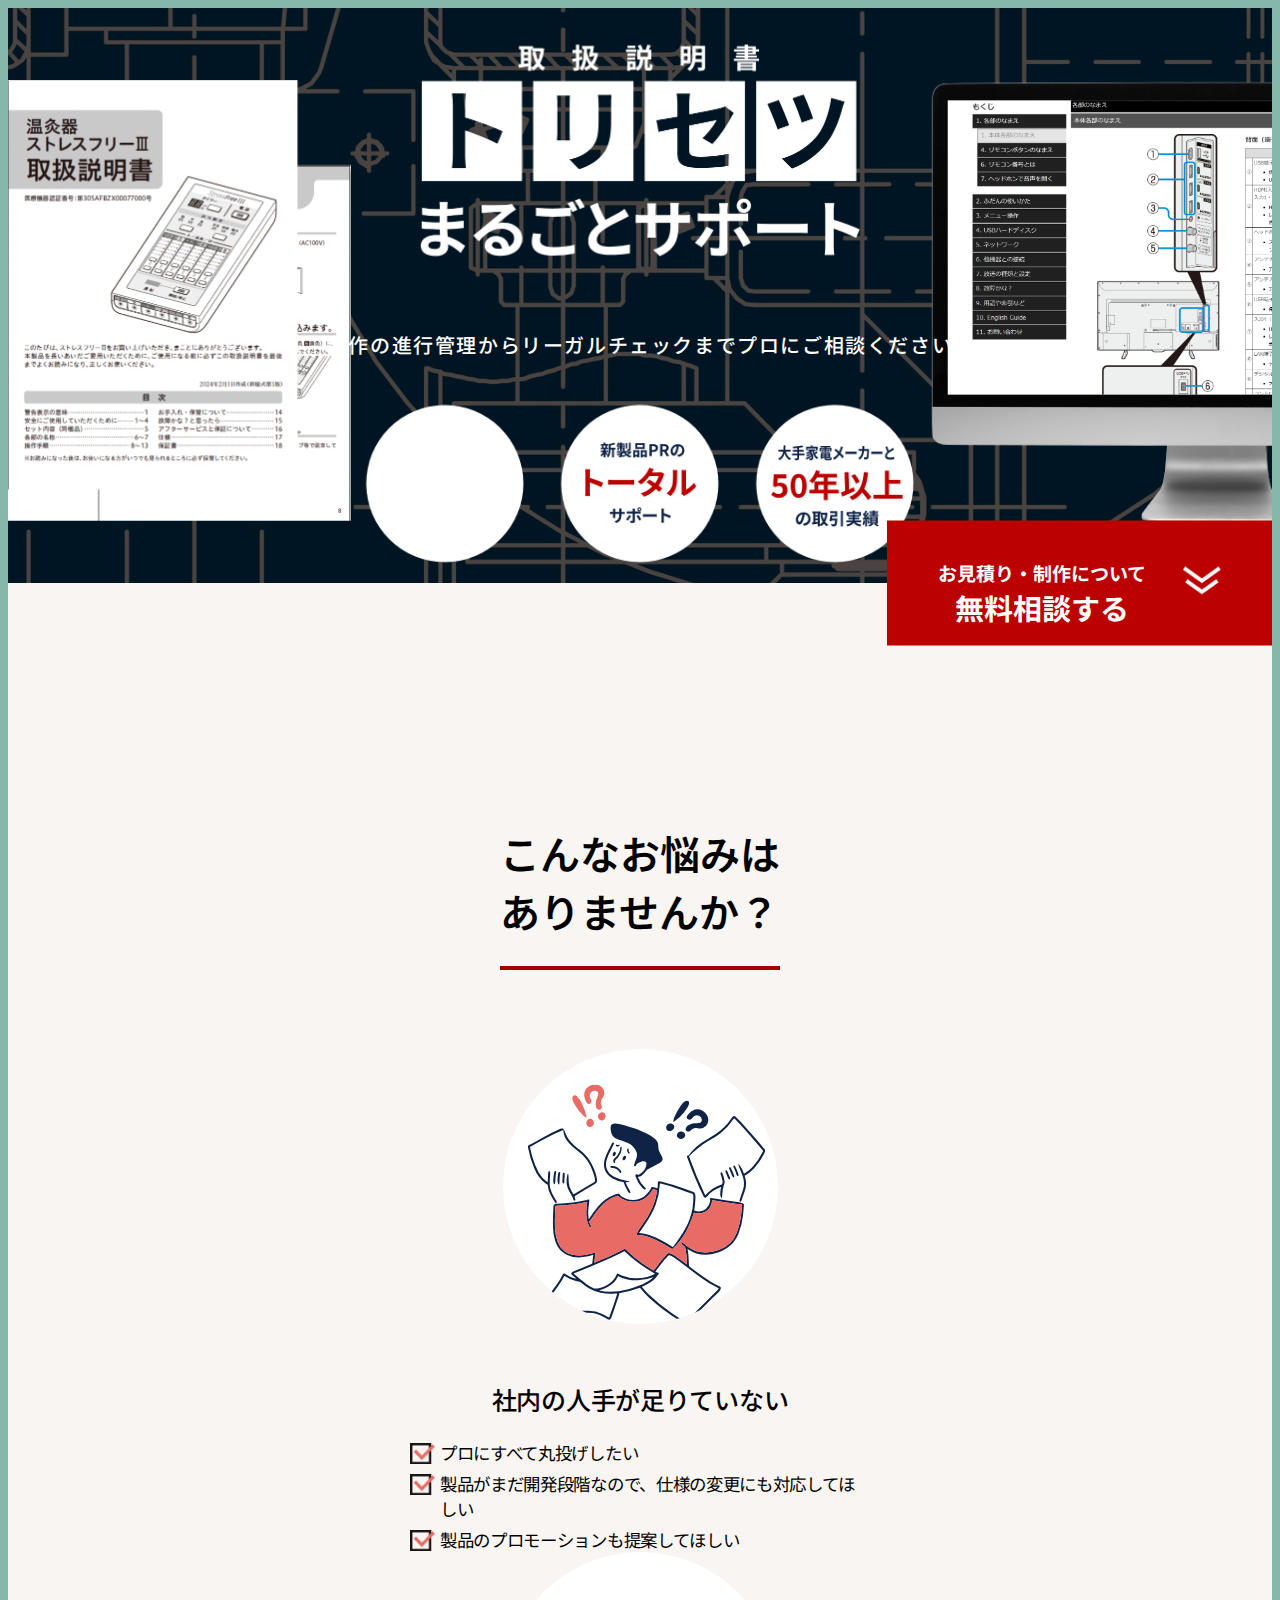
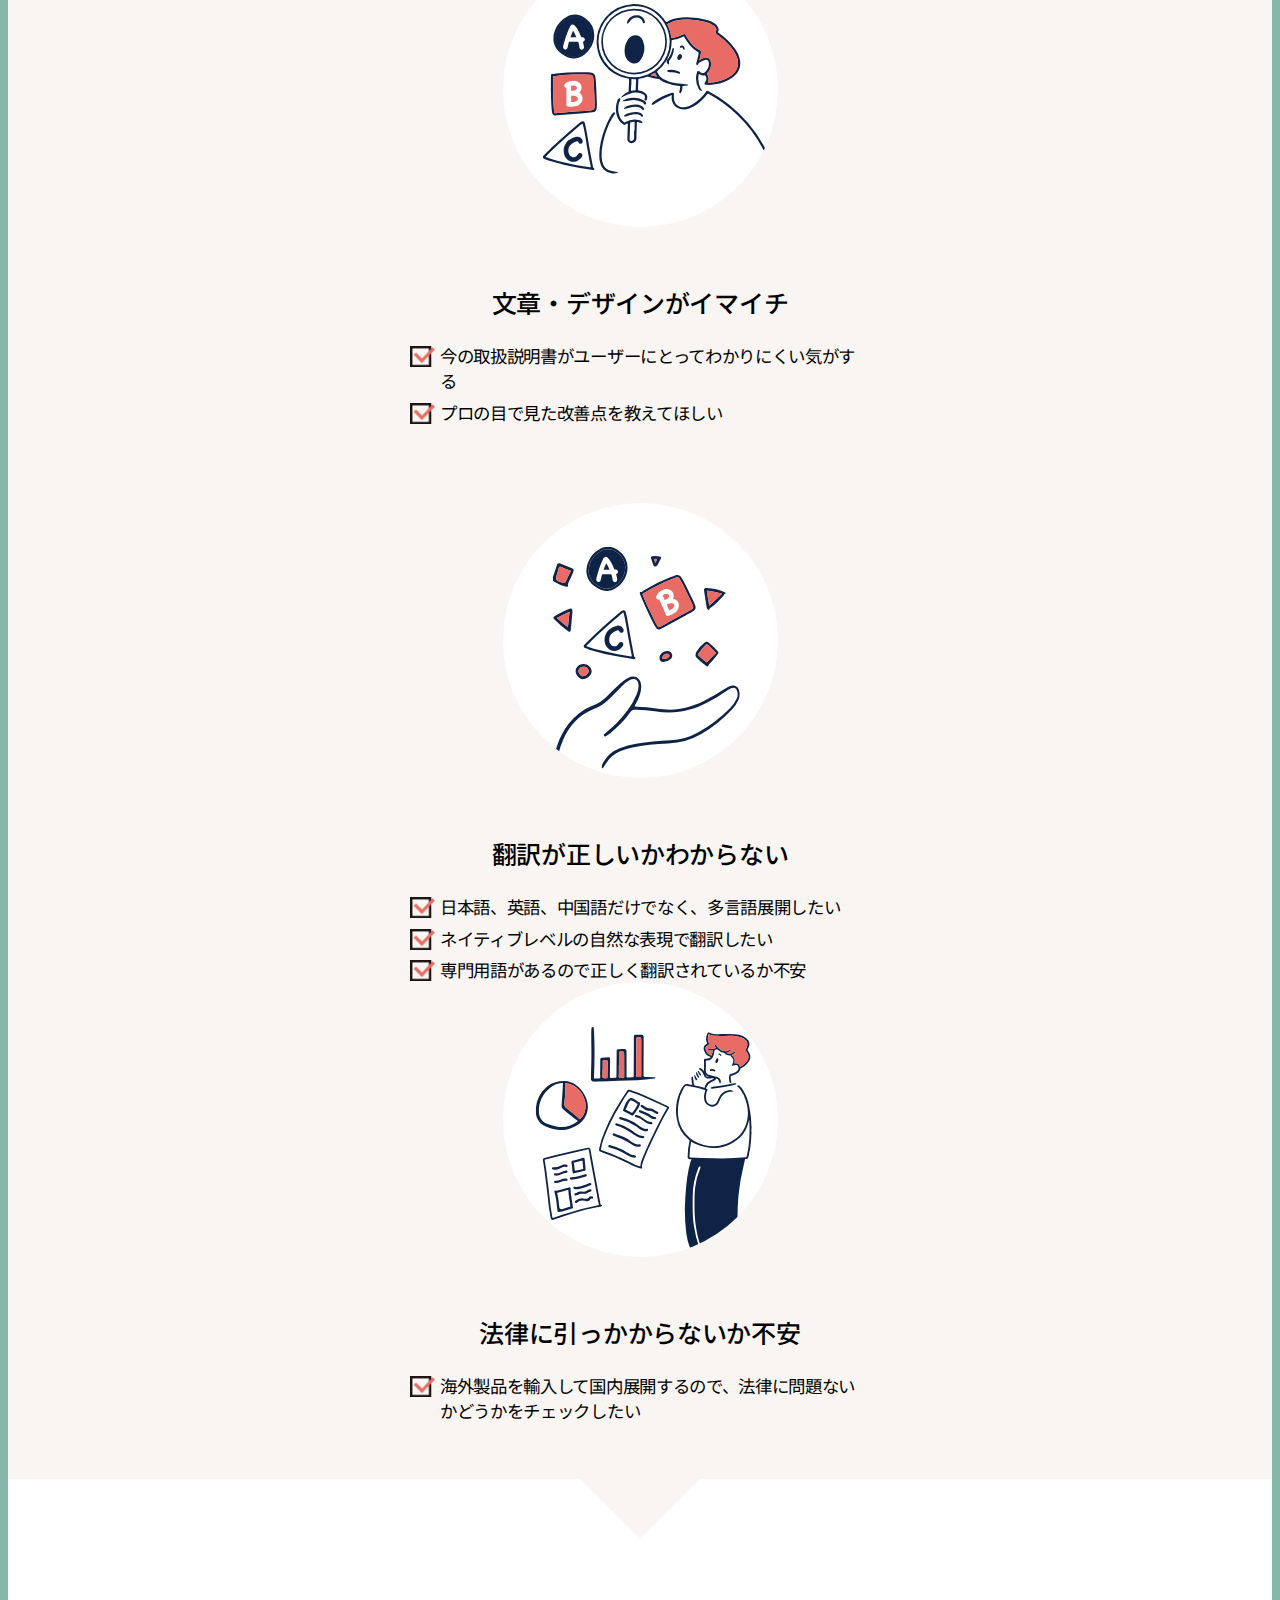
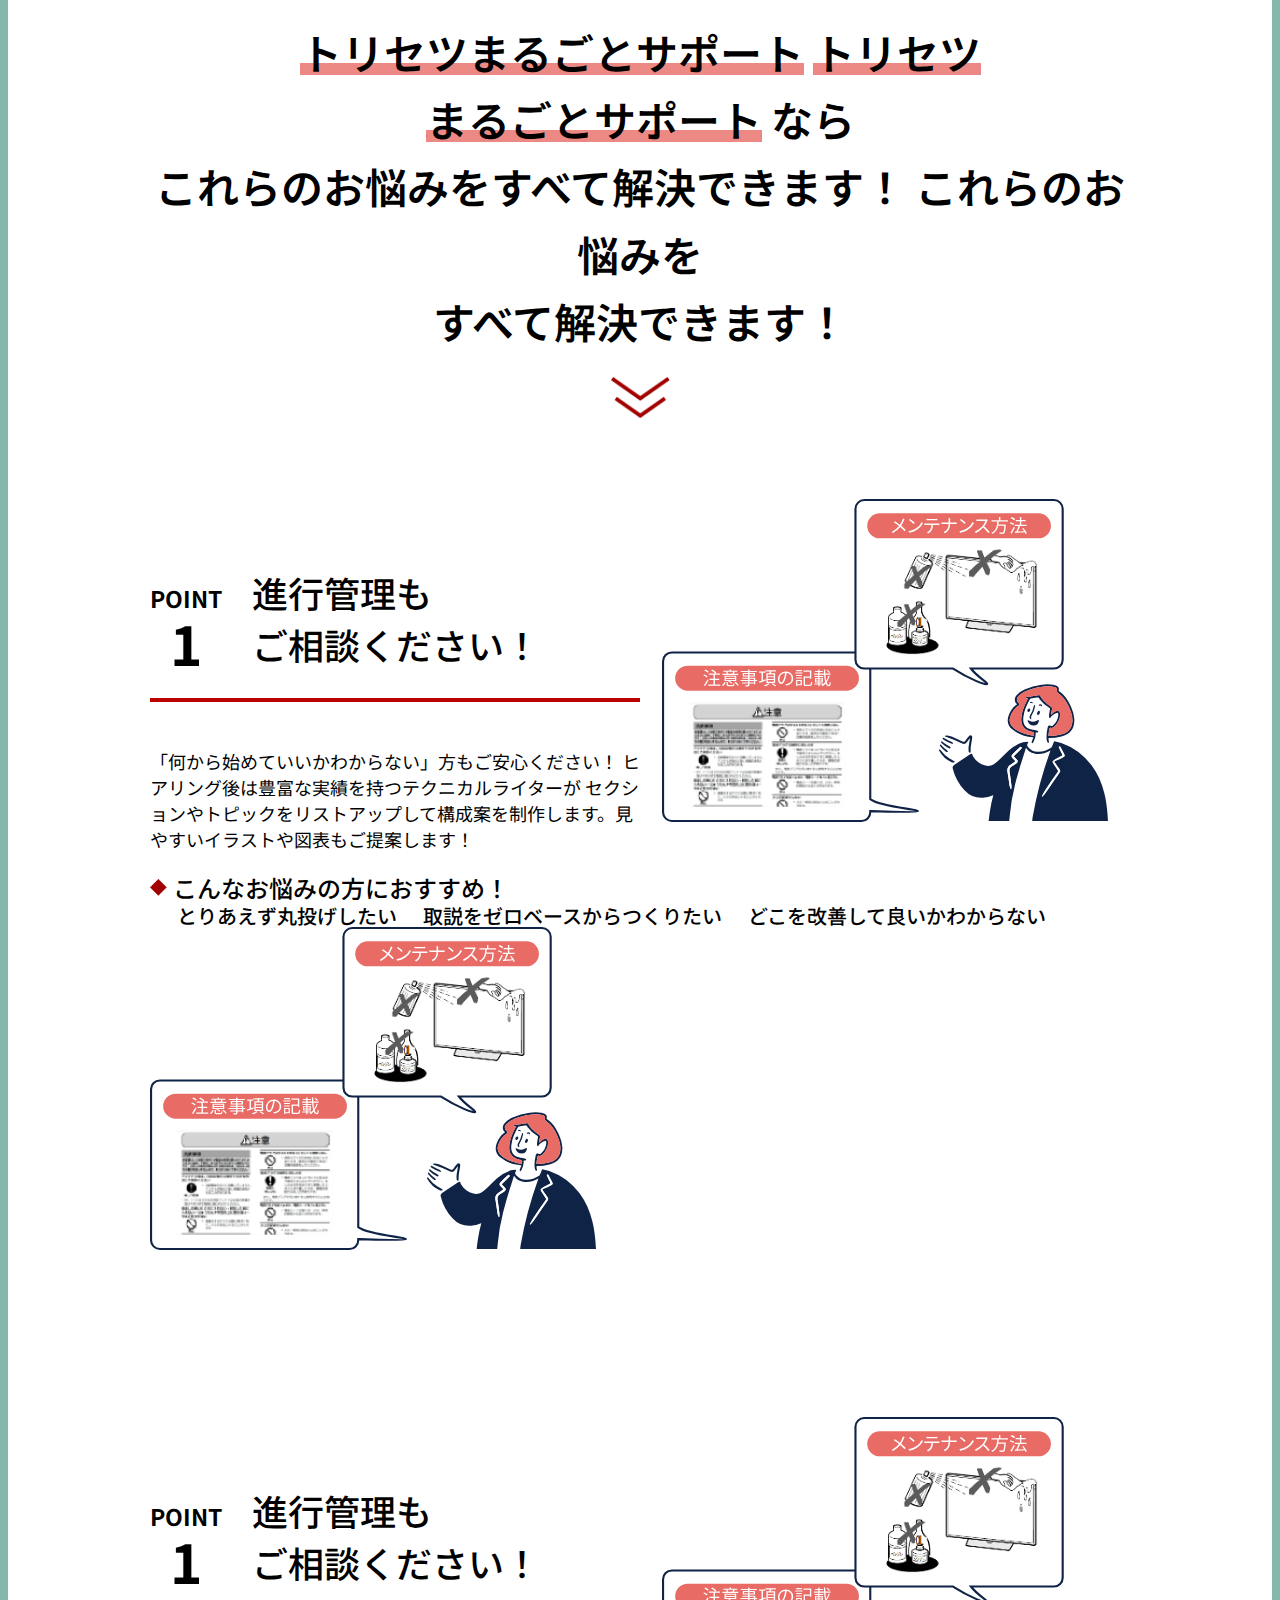
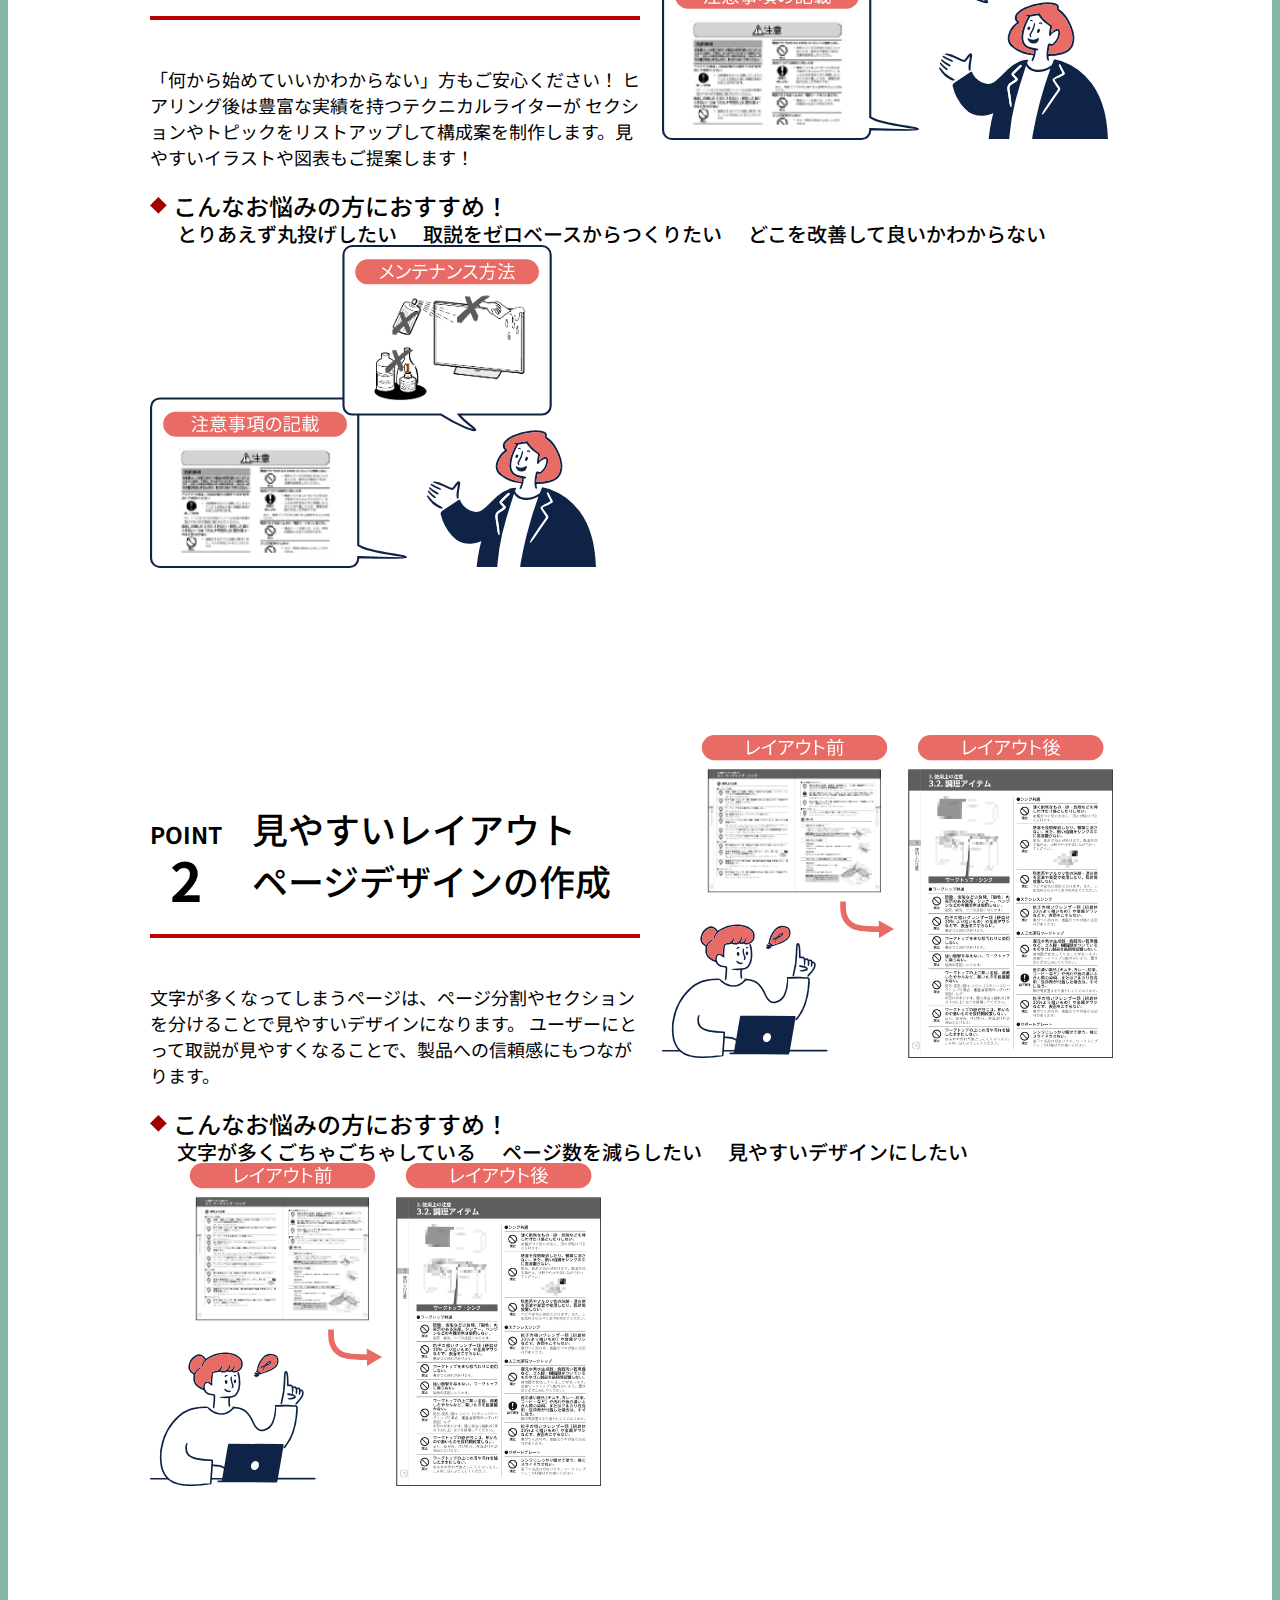
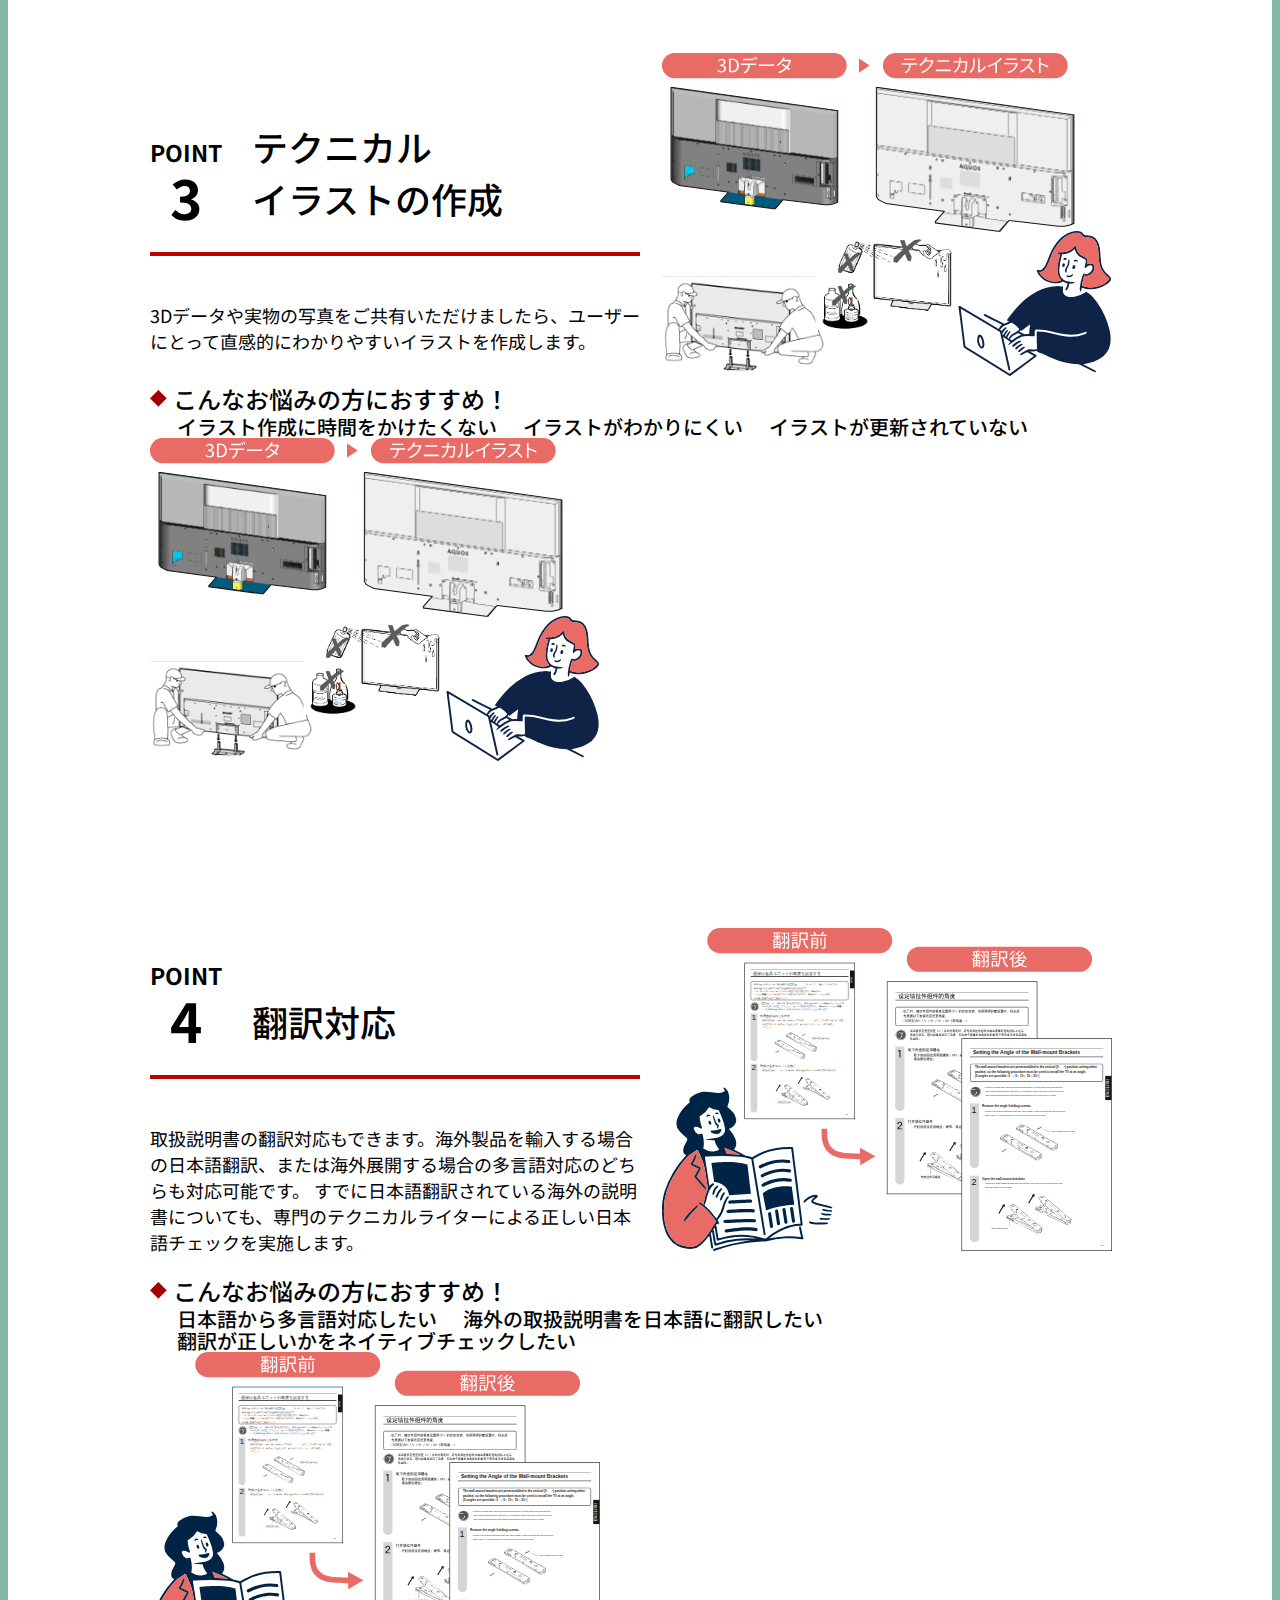
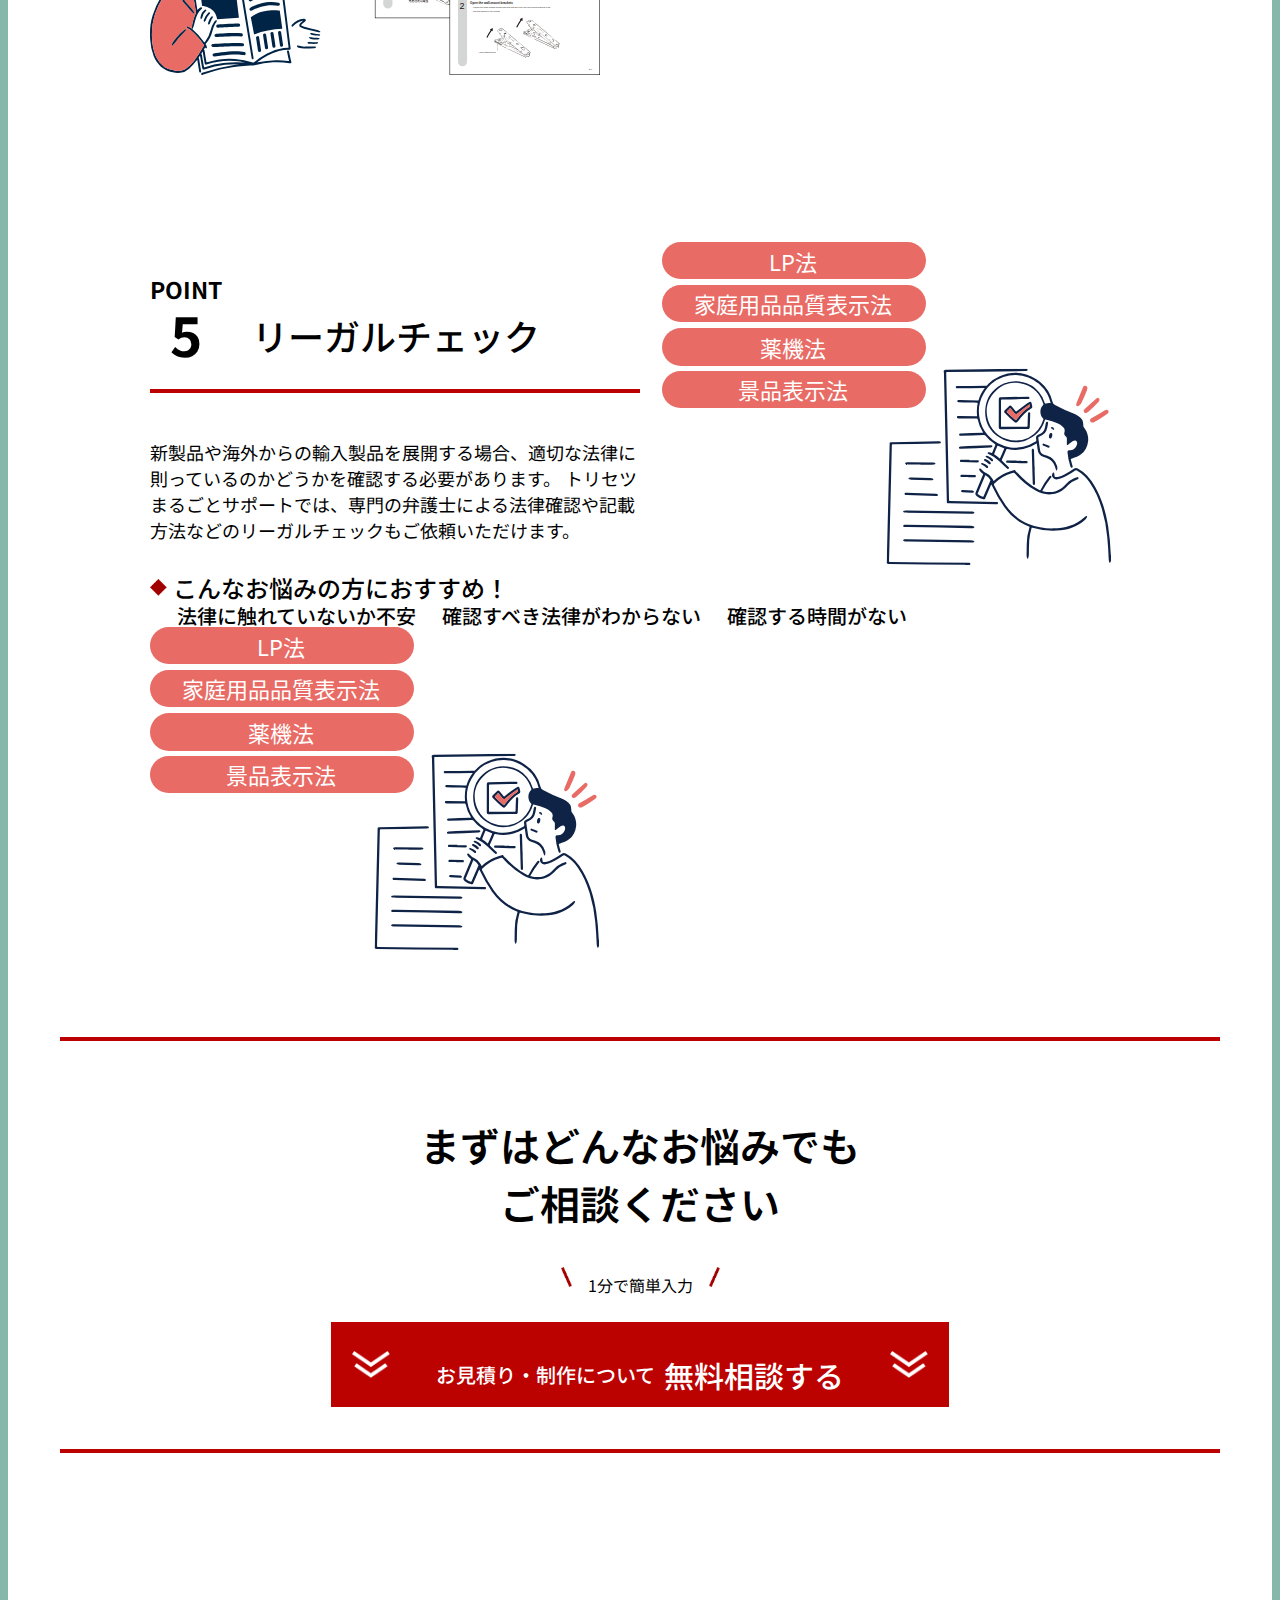
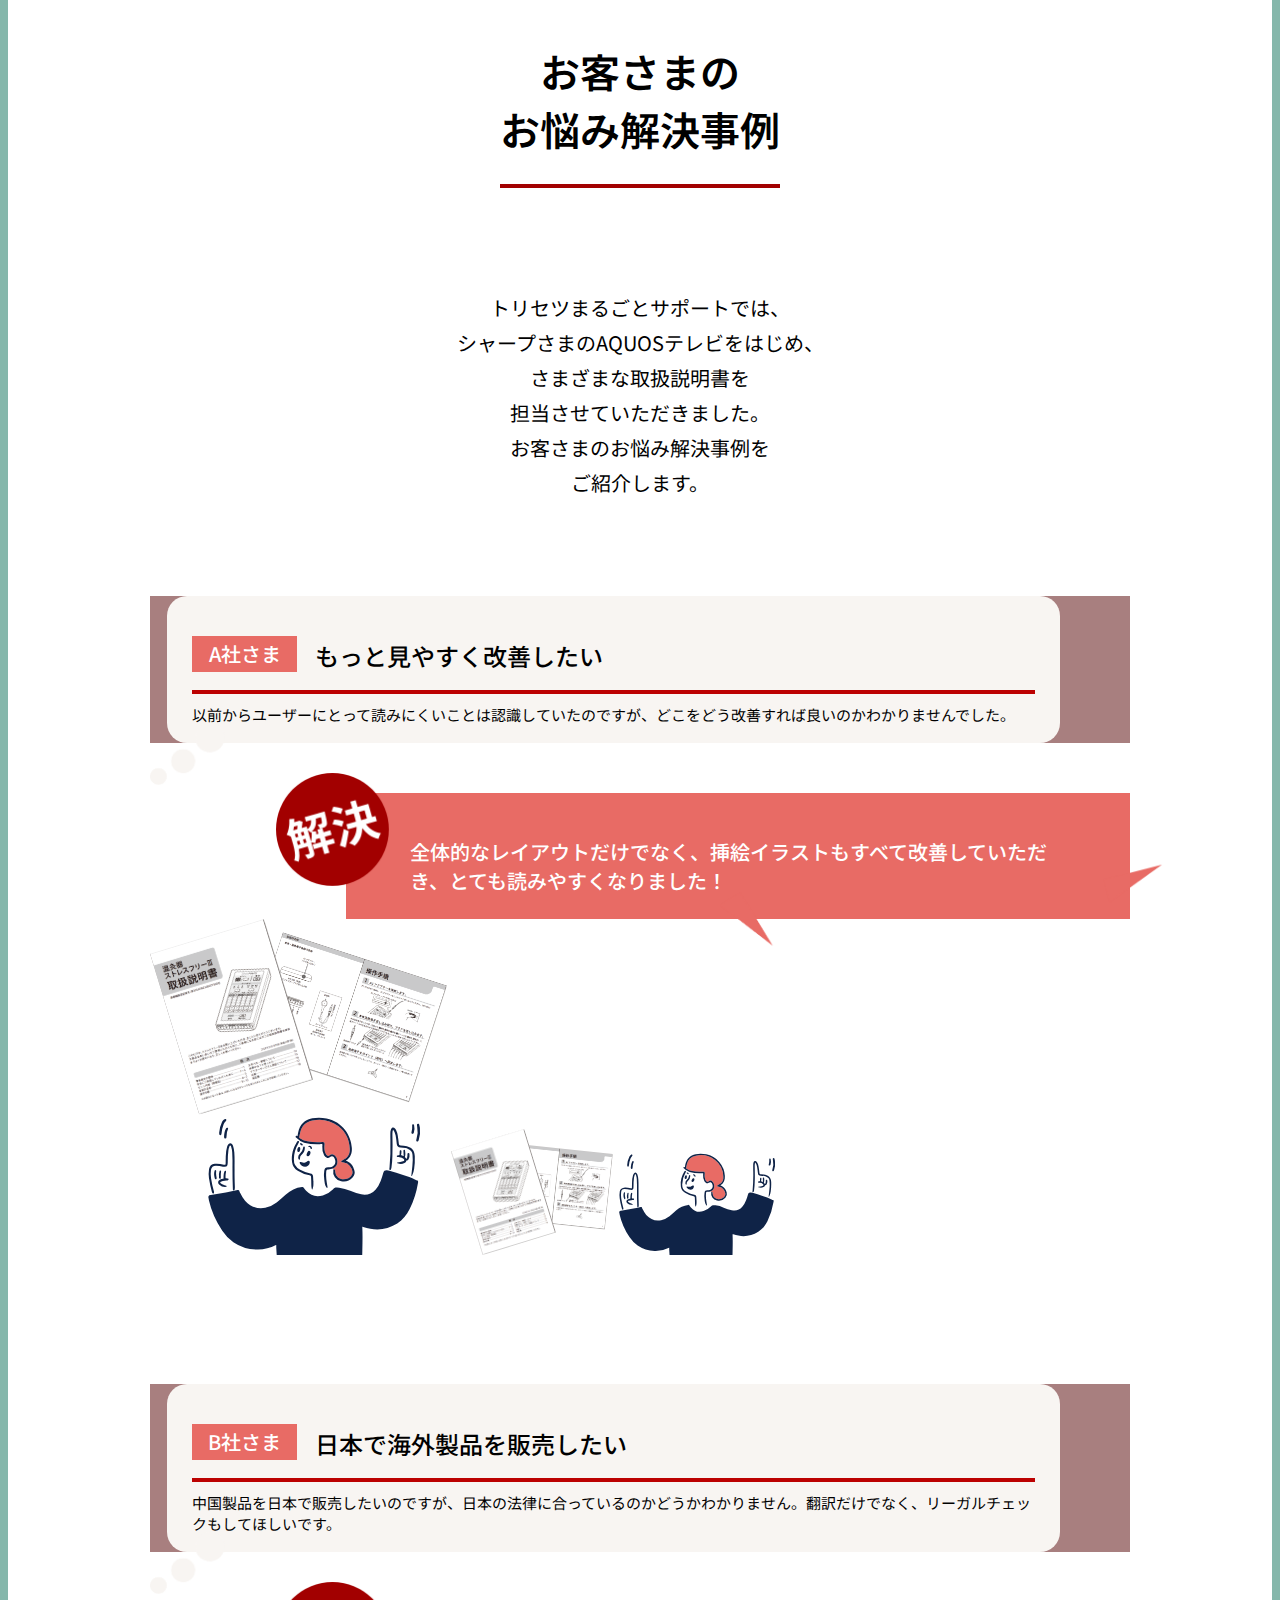
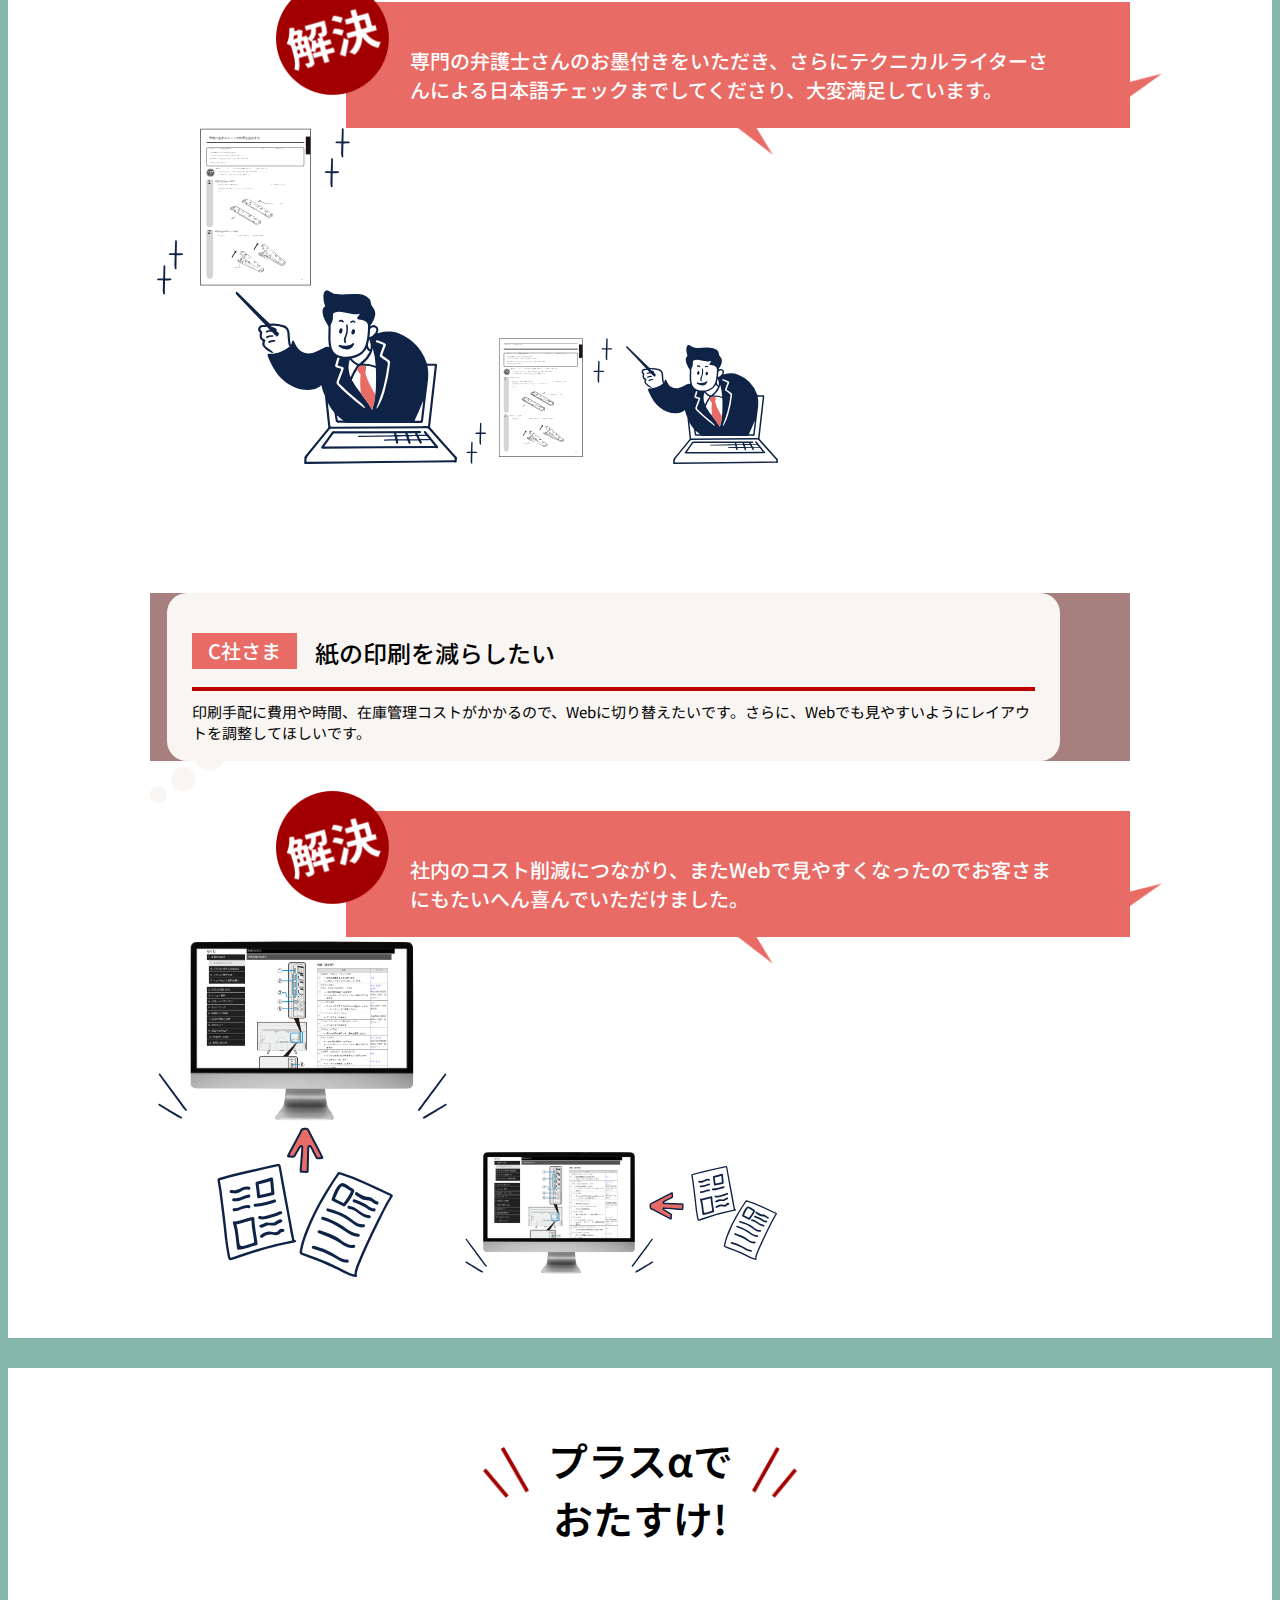
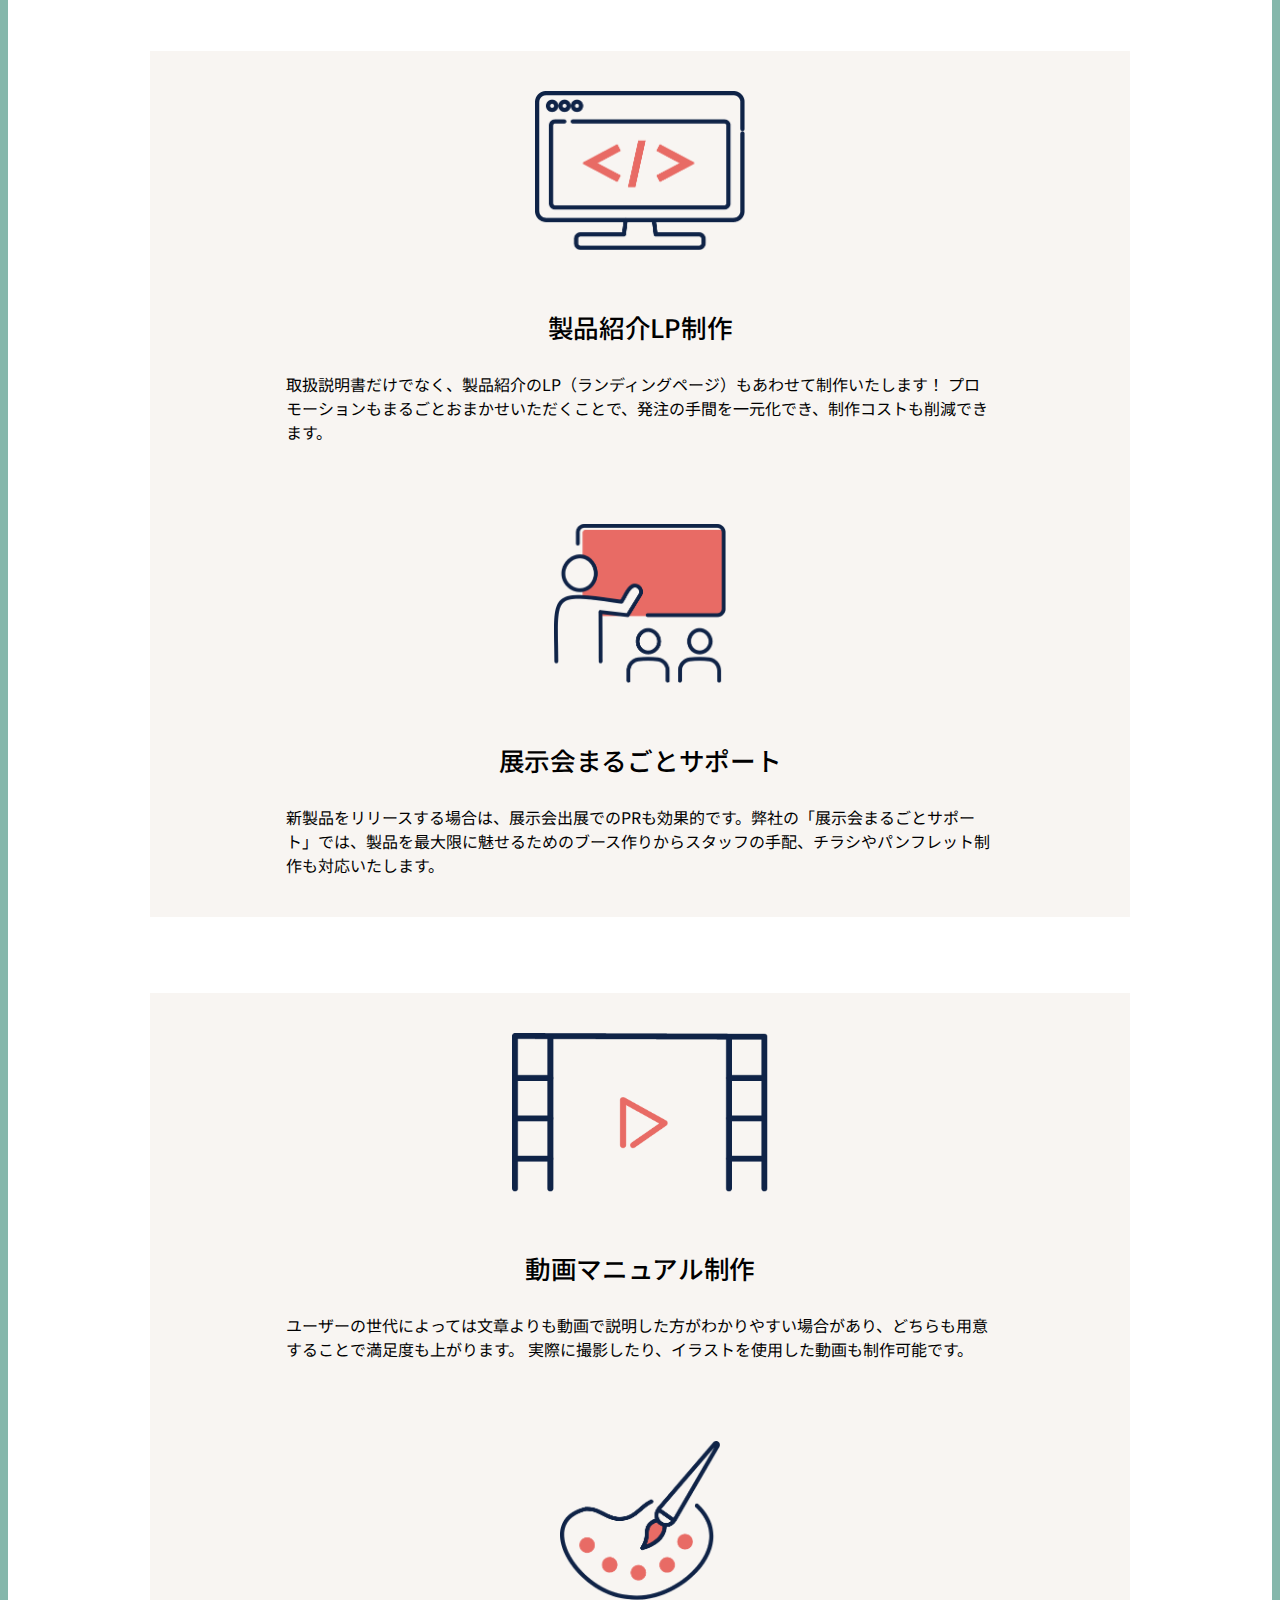
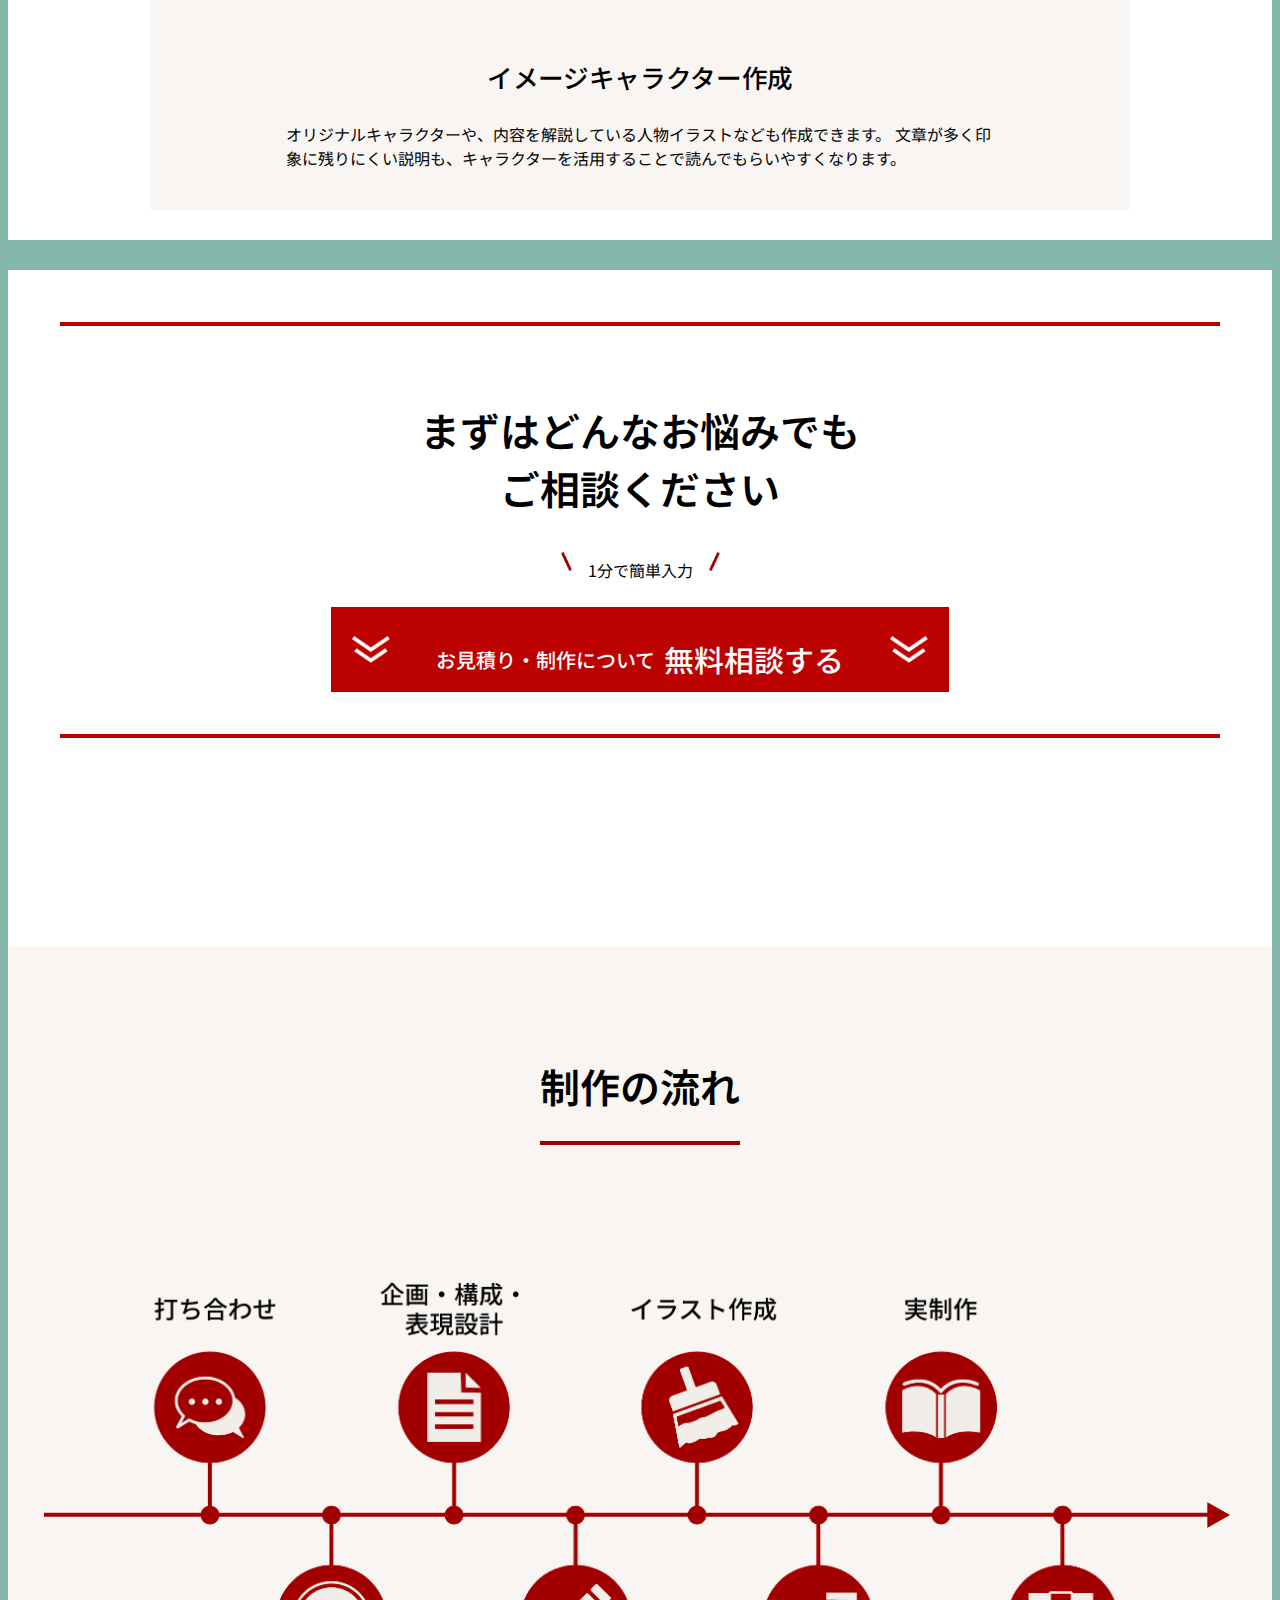
<file: index.html>
<!-- lp1サイト -->
 <!DOCTYPE html>
 <html lang="en">
 <head>
    <meta charset="UTF-8">
    <meta name="viewport" content="width=device-width, initial-scale=1.0">
    <title>Document</title>
    <link rel="preconnect" href="https://fonts.googleapis.com">
	<link rel="preconnect" href="https://fonts.gstatic.com" crossorigin>
	<link href="https://fonts.googleapis.com/css2?family=Noto+Sans+JP:wght@100..900&display=swap" rel="stylesheet">
    <!-- 会社SASSpc -->
    <link rel="stylesheet" href="./assets/sass/pages/smlp.css">
    <!-- 自宅SASSpc -->
    <!-- <link rel="stylesheet" href="./assets/css2/smlp.css"> -->
    <link href="https://cdn.jsdelivr.net/npm/bootstrap@5.3.0/dist/css/bootstrap.min.css" rel="stylesheet" integrity="sha384-9ndCyUaIbzAi2FUVXJi0CjmCapSmO7SnpJef0486qhLnuZ2cdeRhO02iuK6FUUVM" crossorigin="anonymous">

 </head>    
 <body>
    <header></header>
    <!-- ここから上は使用しないこと、すでにWordPressで設定済み -->
    <main>
        <div class="l-smlp">
            <!-- ヒーロー -->
            <section class="lp-white section100">
                <div class="l-hero">
                    <div class="l-hero-wrapper">
                        <div class="img-left"><img src="./images/service/manual/lp/img_hero_manual.png" alt="" width="343" style="max-width: 100%;"></div>
                        <div></div>
                        <div class="img-right"><img src="./images/service/manual/lp/mv2.svg" alt="" height="445" style="max-width: 100%;"></div>
                        <!-- <div><img src="./images/service/manual/lp/mv2.svg" alt="" height="530" style="margin-top: -26.5px;"></div> -->
                    </div>
                    <div class="l-hero-wrapper--center">
                        <h1><img src="./images/service/manual/lp/img_title.png" alt="" style="max-width: 100%; max-height: 212px;"></h1>
                        <p class="p-hero-cap">制作の進行管理からリーガルチェックまでプロにご相談ください</p>
                        <ul class="l-featurewrapper">
                            <li><img src="./images/service/manual/lp/icon_hero01.png" alt="" width="158" style="max-width: 100%;"></li>
                            <li><img src="./images/service/manual/lp/icon_hero02.png" alt="" width="158" style="max-width: 100%;"></li>
                            <li><img src="./images/service/manual/lp/icon_hero03.png" alt="" width="158" style="max-width: 100%;"></li>
                        </ul>
                    </div>
                    <a href="./#contact">
                        <div class="p-cta-btn01">  
                        <p>お見積り・制作について<br><span>無料相談する</span></p>
                        <div> <img src="./images/service/manual/lp/icon_arrow_down_white.png" alt="" width="37.44"></div>
                        </div>
                     </a>

                </div>
            </section>
            
            <!-- area -->
            <section style="background-color:#F8F5F2;" >
                <div class="l-section--tight lp-beige l-space-y--high4 "></div>
            </section>


            <!-- お悩み -->
        
            <section style="background-color:#F8F5F2;" >
                <div class="l-section--tight lp-beige l-ask">
                    <h2 class="line-title">こんなお悩みは<br class="d-md-none">ありませんか？</h2>
                    <div class="container">
                        <ul class="l-listwrapper row">
                            <li class="l-listcenter col-md">
                                <img src="./images/service/manual/lp/1.svg" alt="" class="img-ask">
                                <h3 class="p-h3--ask">社内の人手が足りていない</h3>
                                <ul>
                                    <li class="p-maintxt p-iconcheck">プロにすべて丸投げしたい</li>
                                    <li class="p-maintxt p-iconcheck">製品がまだ開発段階なので、仕様の変更にも対応してほしい</li>
                                    <li class="p-maintxt p-iconcheck">製品のプロモーションも提案してほしい</li>
                                </ul>
                            </li>
                            <li class="l-listcenter col-md">
                                <img src="./images/service/manual/lp/2.svg" alt="">
                                <h3 class="p-h3--ask">文章・デザインがイマイチ</h3>
                                <ul>
                                    <li class="p-maintxt p-iconcheck"><span>今の取扱説明書がユーザーにとってわかりにくい気がする</span></li>
                                    <li class="p-maintxt p-iconcheck">プロの目で見た改善点を教えてほしい</li>
                                </ul>
                            </li>
                        </ul>
                        <ul class="l-listwrapper row">
                            <li class="l-listcenter col-md">
                                <img src="./images/service/manual/lp/3.svg" alt="">
                                <h3 class="p-h3--ask">翻訳が正しいかわからない</h3>
                                <ul>
                                    <li class="p-maintxt p-iconcheck">日本語、英語、中国語だけでなく、多言語展開したい
                                    </li>
                                    <li class="p-maintxt p-iconcheck">ネイティブレベルの自然な表現で翻訳したい</li>
                                    <li class="p-maintxt p-iconcheck">専門用語があるので正しく翻訳されているか不安</li>
                                </ul>
                            </li>
                            <li class="l-listcenter col-md">
                                <img src="./images/service/manual/lp/4.svg" alt="">
                                <h3 class="p-h3--ask">法律に引っかからないか不安</h3>
                                <ul>
                                    <li class="p-maintxt p-iconcheck">海外製品を輸入して国内展開するので、法律に問題ないかどうかをチェックしたい</li>
                                </ul>
                            </li>
                        </ul>
                    </div>
                </div>
            </section>

            <!-- area -->
            <section style="background-color:#ffffff;" >
                <div class="l-section--tight lp-white l-space-y--high2">
                    <img src="./images/service/manual/lp/icon_arrow_beige.png" alt="" height="32" class="iconarrowbeige">
                </div>
            </section>

            <!-- 解決 -->
            <section style="background-color:#ffffff;" id="solution"><!-- 解決 -->
                <div class="l-section--tight lp-white l-solution">
                    <h2 class="big-title ttl-solution">
                        <span class="border-accent txt-strong none680">トリセツまるごとサポート</span>
                        <span class="border-accent txt-strong none681 d-none">トリセツ</span>
                        <br class="none681 d-none">
                        <span class="border-accent txt-strong none681 d-none">まるごとサポート</span>
                        <span class="txt-normal">なら</span>
                        <br>
                        <span class="txt-strong none680">これらのお悩みをすべて解決できます！</span>
                        <span class="txt-normal d-none none681">これらのお悩みを</span>
                        <br class="none681 d-none">
                        <span class="txt-strong d-none none681">すべて解決できます！</span>
                    </h2>
                    <div> <img src="./images/service/manual/lp/icon_arrow_down_red.png" alt="" width="59" class="p-h2--solution"></div>
                    <!-- POINT WRAPPER -->
                    <ul class="l-listwrapper--solution">
                        <!-- POINT1 -->
                        <li class="l-list-item">
                            <div class="flex-row sp-none-wrapper" style="display: flex; justify-content: space-between;">
                                <!-- 1 -->
                                <div class="flex-col--tastart item-order-one">
                                    <div class="flex-row--aiend line-title-solution--itemtitle">
                                        <div class="flex-col--center">
                                            <p class="p23 d-inline-flex boldmore point-solution">POINT</p>
                                            <p class="p55 mt--15 d-inline-flex number-solution">1</p>
                                        </div>
                                        <h3 class="p36 p-h3--solution">進行管理も<br>
                                            ご相談ください！</h3>
                                    </div>
                                    <div><p class="p18 item-txt-introduction" style="padding-top:28px;">「何から始めていいかわからない」方もご安心ください！
                                        ヒアリング後は豊富な実績を持つテクニカルライターが
                                        セクションやトピックをリストアップして構成案を制作します。見やすいイラストや図表もご提案します！</p>
                                    </div>
                                </div>
                                <!-- 2 sp 3 -->
                                <div style="width: 100%;">
                                    <img src="./images/service/manual/lp/5.svg" alt="" width="auto" height="323" class=" item-order d-none d-md-block" style="max-width: 100%;">
                                </div>  
                            </div>
                            <!-- 3 sp 2 -->
                            <div class="item-order">
                                <div class="flex-row--aicenter recommend-attention">
                                    <img src="./images/service/manual/lp/icon_dia_red.png" alt="" width="17" class="p-icon--diared"><span class="solution-recommend-ttl">こんなお悩みの方におすすめ！</span>
                                </div>
                                <ul class="flex-row--aicenter recommend-wrapper">
                                    <li class="p20 recommend-item">とりあえず丸投げしたい</li>
                                    <li class="p20 recommend-item">取説をゼロベースからつくりたい</li>
                                    <li class="p20 recommend-item">どこを改善して良いかわからない</li>
                                </ul>
                            </div>
                            <div>
                                <img src="./images/service/manual/lp/5.svg" alt="" width="auto" height="323" class=" item-order-three d-block d-md-none img-solution--sp"> 
                            </div>
                        </li>
                        <!-- POINT1 -->
                        <li class="l-list-item">
                            <div class="flex-row sp-none-wrapper" style="display: flex; justify-content: space-between;">
                                <!-- 1 -->
                                <div class="flex-col--tastart item-order-one">
                                    <div class="flex-row--aiend line-title-solution--itemtitle">
                                        <div class="flex-col--center">
                                            <p class="p23 d-inline-flex boldmore point-solution">POINT</p>
                                            <p class="p55 mt--15 d-inline-flex number-solution">1</p>
                                        </div>
                                        <h3 class="p36 p-h3--solution">進行管理も<br>
                                            ご相談ください！</h3>
                                    </div>
                                    <div><p class="p18 item-txt-introduction" style="padding-top:28px;">「何から始めていいかわからない」方もご安心ください！
                                        ヒアリング後は豊富な実績を持つテクニカルライターが
                                        セクションやトピックをリストアップして構成案を制作します。見やすいイラストや図表もご提案します！</p>
                                    </div>
                                </div>
                                <!-- 2 sp 3 -->
                                <div style="width: 100%;">
                                    <img src="./images/service/manual/lp/5.svg" alt="" width="auto" height="323" class=" item-order d-none d-md-block" style="max-width: 100%;">
                                </div>  
                            </div>
                            <!-- 3 sp 2 -->
                            <div class="item-order">
                                <div class="flex-row--aicenter recommend-attention">
                                    <img src="./images/service/manual/lp/icon_dia_red.png" alt="" width="17" class="p-icon--diared"><span class="solution-recommend-ttl">こんなお悩みの方におすすめ！</span>
                                </div>
                                <ul class="flex-row--aicenter recommend-wrapper">
                                    <li class="p20 recommend-item">とりあえず丸投げしたい</li>
                                    <li class="p20 recommend-item">取説をゼロベースからつくりたい</li>
                                    <li class="p20 recommend-item">どこを改善して良いかわからない</li>
                                </ul>
                            </div>
                            <div>
                                <img src="./images/service/manual/lp/5.svg" alt="" width="auto" height="323" class=" item-order-three d-block d-md-none img-solution--sp"> 
                            </div>
                        </li>

                        

                        <!-- POINT2 -->
                        <li class="l-list-item">
                            <div class="flex-row sp-none-wrapper" style="display: flex; justify-content: space-between;">
                            <!-- 1 -->
                            <div class="flex-col--tastart item-order-one">
                                <div class="flex-row--aiend line-title-solution--itemtitle">
                                    <div class="flex-col--center">
                                        <p class="p23 d-inline-flex boldmore point-solution">POINT</p>
                                        <p class="p55 mt--15 d-inline-flex number-solution">2</p>
                                    </div>
                                    <h3 class="p36 p-h3--solution">見やすいレイアウト
                                        <br>ページデザインの作成</h3>
                                </div>
                                <div><p class="p18 item-txt-introduction" style="padding-top:28px;">文字が多くなってしまうページは、ページ分割やセクションを分けることで見やすいデザインになります。
                                    ユーザーにとって取説が見やすくなることで、製品への信頼感にもつながります。</p></div>
                            </div>
                            <!-- 2 sp 3 -->
                            <div style="width: 100%;">
                                <img src="./images/service/manual/lp/6.svg" alt="" width="auto" height="323" class="d-none d-md-block" style="max-width:100%";>
                            </div>
                            </div>
                            <!-- 3 sp 2 -->
                            <div>
                                <div class="flex-row--aicenter recommend-attention">
                                    <img src="./images/service/manual/lp/icon_dia_red.png" alt="" width="17" class="p-icon--diared"><span class="p24" style="font-weight: 500;">こんなお悩みの方におすすめ！</span>
                                </div>
                                <ul class="flex-row--aicenter recommend-wrapper">
                                    <li class="p20 recommend-item">文字が多くごちゃごちゃしている</li>
                                    <li class="p20 recommend-item">ページ数を減らしたい</li>
                                    <li class="p20 recommend-item">見やすいデザインにしたい</li>
                                </ul>
                            </div>
                            <div>
                                <img src="./images/service/manual/lp/6.svg" alt="" width="auto" height="323" class="d-md-none d-block item-order-three img-solution--sp">
                            </div>
                        </li>

                        <!-- POINT3 -->
                        <li class="l-list-item">
                            <div class="flex-row sp-none-wrapper" style="display: flex; justify-content: space-between;">
                            <!-- 1 -->
                            <div class="flex-col--tastart item-order-one">
                                <div class="flex-row--aiend line-title-solution--itemtitle">
                                    <div class="flex-col--center">
                                        <p class="p23 d-inline-flex boldmore point-solution">POINT</p>
                                        <p class="p55 mt--15 d-inline-flex number-solution">3</p>
                                    </div>
                                    <h3 class="p36 p-h3--solution">テクニカル
                                        <br>
                                        イラストの作成</h3>
                                </div>
                                <div><p class="p18 item-txt-introduction" style="padding-top:28px;">3Dデータや実物の写真をご共有いただけましたら、ユーザーにとって直感的にわかりやすいイラストを作成します。</p></div>
                            </div>
                            <!-- 2 sp 3 -->
                            <div style="width: 100%;">
                                <img src="./images/service/manual/lp/7.svg" alt="" width="auto" height="323" class="d-none d-md-block" style="max-width: 100%;">
                            </div>
                            </div>
                            <!-- 3 sp 2 -->
                            <div>
                                <div class="flex-row--aicenter recommend-attention">
                                    <img src="./images/service/manual/lp/icon_dia_red.png" alt="" width="17" class="p-icon--diared"><span class="p24" style="font-weight: 500;">こんなお悩みの方におすすめ！</span>
                                </div>
                                <ul class="flex-row--aicenter recommend-wrapper">
                                    <li class="p20 recommend-item">イラスト作成に時間をかけたくない</li>
                                    <li class="p20 recommend-item">イラストがわかりにくい</li>
                                    <li class="p20 recommend-item">イラストが更新されていない</li>
                                </ul>
                            </div> 
                            <div>
                                <img src="./images/service/manual/lp/7.svg" alt="" width="auto" height="323" class="d-block d-md-none item-order-three img-solution--sp">
                            </div> 
                        </li>
                        <!-- POINT4 -->
                        <li class="l-list-item">
                            <div class="flex-row sp-none-wrapper" style="display: flex; justify-content: space-between;">
                            <!-- 1 -->
                            <div class="flex-col--tastart item-order-one">
                                <div class="flex-row--aiend line-title-solution--itemtitle">
                                    <div class="flex-col--center">
                                        <p class="p23 d-inline-flex boldmore point-solution">POINT</p>
                                        <p class="p55 mt--15 d-inline-flex number-solution">4</p>
                                    </div>
                                    <h3 class="p36 p-h3--solution">翻訳対応</h3>
                                </div>
                                <div><p class="p18 item-txt-introduction" style="padding-top:28px;">取扱説明書の翻訳対応もできます。海外製品を輸入する場合の日本語翻訳、または海外展開する場合の多言語対応のどちらも対応可能です。
                                    すでに日本語翻訳されている海外の説明書についても、専門のテクニカルライターによる正しい日本語チェックを実施します。</p></div>
                            </div>
                            <!-- 2 sp 3 -->
                            <div style="width: 100%;">
                                <img src="./images/service/manual/lp/8.svg" alt="" width="auto" height="323" class="d-none d-md-block" style="max-width: 100%;">
                            </div>
                            </div>
                            <!-- 3 sp 2 -->
                            <div>
                                <div class="flex-row--aicenter recommend-attention">
                                    <img src="./images/service/manual/lp/icon_dia_red.png" alt="" width="17" class="p-icon--diared"><span class="p24" style="font-weight: 500;">こんなお悩みの方におすすめ！</span>
                                </div>
                                <ul class="flex-row--aicenter recommend-wrapper">
                                    <li class="p20 recommend-item">日本語から多言語対応したい</li>
                                    <li class="p20 recommend-item ">海外の取扱説明書を日本語に翻訳したい</li>
                                </ul>
                                <ul class="recommend-wrapper recommend-wrapper--two">
                                    <li class="p20 recommend-item">翻訳が正しいかをネイティブチェックしたい</li>
                                </ul>
                            </div> 
                            <div>
                                <img src="./images/service/manual/lp/8.svg" alt="" width="auto" height="323" class="d-block d-md-none item-order-three img-solution--sp"> 
                            </div>
                        </li>

                        <!-- POINT5 -->
                        <li class="l-list-item">
                            <div class="flex-row sp-none-wrapper" style="display: flex; justify-content: space-between;">
                            <!-- 1 -->
                            <div class="flex-col--tastart item-order-one">
                                <div class="flex-row--aiend line-title-solution--itemtitle">
                                    <div class="flex-col--center">
                                        <p class="p23 d-inline-flex boldmore point-solution">POINT</p>
                                        <p class="p55 mt--15 d-inline-flex number-solution">5</p>
                                    </div>
                                    <h3 class="p36 p-h3--solution">リーガルチェック</h3>
                                </div>
                                <div><p class="p18 item-txt-introduction" style="padding-top:28px;">新製品や海外からの輸入製品を展開する場合、適切な法律に則っているのかどうかを確認する必要があります。
                                    トリセツまるごとサポートでは、専門の弁護士による法律確認や記載方法などのリーガルチェックもご依頼いただけます。</p></div>
                            </div>
                            <!-- 2 sp 3 -->
                            <div style="width: 100%;">
                                <img src="./images/service/manual/lp/9.svg" alt="" width="auto" height="323" class="d-none d-md-block" style="max-width: 100%;">
                            </div>
                            </div>
                            <!-- 3 sp 2 -->
                            <div>
                                <div class="flex-row--aicenter recommend-attention">
                                    <img src="./images/service/manual/lp/icon_dia_red.png" alt="" width="17" class="p-icon--diared"><span class="p24" style="font-weight: 500;">こんなお悩みの方におすすめ！</span>
                                </div>
                                <ul class="flex-row--aicenter recommend-wrapper" >
                                    <li class="p20 recommend-item" >法律に触れていないか不安</li>
                                    <li class="p20 recommend-item">確認すべき法律がわからない</li>
                                    <li class="p20 recommend-item">確認する時間がない</li>
                                </ul>
                            </div>
                            <div>
                                <img src="./images/service/manual/lp/9.svg" alt="" width="auto" height="323" class="d-block d-md-none item-order-three img-solution--sp"> 
                            </div> 
                        </li>
                    </ul>      
                </div>
            </section>

            <!-- CTA -->
            <section style="background-color:#ffffff;" ><!-- CTA -->
                <div class="l-section--wide lp-white l-cta">
                    <div class="cta-inner flex-col--center">
                        <h2>まずはどんなお悩みでも<span><br class="d-md-none">ご相談ください</span></h2>
                        <div class="flex-row--aicenter">
                            <img src="./images/service/manual/lp/icon_line_dialeft_red.png" width="11" alt="">
                            <p class="dialine-txt">1分で簡単入力</p>
                            <img src="./images/service/manual/lp/icon_line_diaright_red.png" width="11" alt="">
                        </div>
                        <a href="./#contact">
                            <div class="p-cta-btn02 flex-row--aicenter" >
                                <img src="./images/service/manual/lp/icon_arrow_down_white.png" alt="" width="38" height="auto" class="d-none d-md-block">
                                <p class="p20 cta-txt">お見積り・制作について<br class="d-md-none"><span class="p30" style="padding-left: 9px;">無料相談する</span></p>
                                <img src="./images/service/manual/lp/icon_arrow_down_white.png" alt="" width="38" height="auto">
                            </div>
                        </a> 
                    </div>
                </div>
            </section>

            <!-- area -->
            <section style="background-color:#ffffff;" ><!-- area -->
                <div class="l-section--tight lp-white l-space-y--high2"></div>
            </section>

            <!--事例-->
            <section style="background-color:#ffffff;" id="case" ><!--事例-->
                <div class="l-section--tight lp-white l-case">
                    <h2 class="line-title p-h2--case">お客さまの<br class="d-block d-md-none">お悩み解決事例</h2>
                    <p class="title-introduction">トリセツまるごとサポートでは、<br class="d-block d-md-none">シャープさまのAQUOSテレビをはじめ、<br>
                        さまざまな取扱説明書を<br class="d-block d-md-none">担当させていただきました。
                        <br>
                        お客さまのお悩み解決事例を<br class="d-block d-md-none">ご紹介します。
                    </p>
                     <ul class="l-case-lists">
                     <!-- 会社A -->
                        <li class="container" id="l-case-test">
                            <div class="row">
                                <div class="col-12 col-md-9" style="background-color: #ffffff;">
                                    <div class="l-wantleft--one">
                                        <div class="item-want">
                                            <div class="line-title-case--itemtitle">
                                                <p class="tag-company">A社さま</p><h3 class="p-h3--case">もっと見やすく改善したい</h3> 
                                            </div>
                                            <p class="p-maintxt--case">以前からユーザーにとって読みにくいことは認識していたのですが、どこをどう改善すれば良いのかわかりませんでした。</p>
                                            <img src="./images/service/manual/lp/icon_ballon_beige.png" alt="" class="img-ballon" width="75">
                                        </div>
                                    </div>
                                    <div  class="l-wantleft--two">
                                        <div class="item-solution">
                                            <p class="p-maintxt--case-solution">全体的なレイアウトだけでなく、挿絵イラストもすべて改善していただき、とても読みやすくなりました！</p>
                                            <img src="./images/service/manual/lp/icon_solution_big.png" alt="" width="113" height="113" class="img-solution">
                                            <img src="./images/service/manual/lp/icon_show.png" alt="" width="66" height="auto" class="img-show d-none d-md-block">
                                            <img src="./images/service/manual/lp/icon_show_sp.png" alt="" width="auto" height="66" class="img-show-sp d-md-none">
                                        </div>
                                    </div>
                                </div>
                                <div class="col-12 col-md-3" style="background-color: rgb(255, 255, 255);">
                                    <div style="background-color: rgb(255, 255, 255); width: 100%;">
                                        <img src="./images/service/manual/lp/10.svg" alt="" height="auto" width="auto" style="max-width: 100%;" class="d-none d-md-block">
                                        <img src="./images/service/manual/lp/26.svg" alt="" height="auto" width="auto" style="max-width: 100%; margin-top: 20px;" class="d-md-none d-block mx-auto">
                                    </div>
                                </div>
                            </div>
                        </li>

                         <!-- 会社B -->
                        <li class="container" id="l-case-test">
                            <div class="row">
                                <div class="col-12 col-md-9" style="background-color: #ffffff;">
                                    <div class="l-wantleft--one">
                                        <div class="item-want">
                                            <div class="line-title-case--itemtitle">
                                                <p class="tag-company">B社さま</p><h3 class="p-h3--case">日本で海外製品を販売したい</h3> 
                                            </div>
                                            <p class="p-maintxt--case">中国製品を日本で販売したいのですが、日本の法律に合っているのかどうかわかりません。翻訳だけでなく、リーガルチェックもしてほしいです。</p>
                                        <img src="./images/service/manual/lp/icon_ballon_beige.png" alt="" class="img-ballon" width="75">
                                        </div>
                                    </div>
                                    <div  class="l-wantleft--two">
                                        <div class="item-solution">
                                            <p class="p-maintxt--case-solution">専門の弁護士さんのお墨付きをいただき、さらにテクニカルライターさんによる日本語チェックまでしてくださり、大変満足しています。</p>
                                            <img src="./images/service/manual/lp/icon_solution_big.png" alt="" width="113" height="113" class="img-solution">
                                            <img src="./images/service/manual/lp/icon_show.png" alt="" width="66" height="auto" class="img-show d-none d-md-block">
                                            <img src="./images/service/manual/lp/icon_show_sp.png" alt="" width="auto" height="66" class="img-show-sp d-md-none">
                                        </div>
                                    </div>
                                </div>
                                <div class="col-12 col-md-3" style="background-color: rgb(255, 255, 255);">
                                    <div style="background-color: rgb(255, 255, 255); width: 100%;">
                                        <img src="./images/service/manual/lp/11.svg" alt="" height="auto" width="auto" style="max-width: 100%;" class="d-none d-md-block">
                                        <img src="./images/service/manual/lp/27.svg" alt="" height="auto" width="auto" style="max-width: 100%; margin-top: 20px;" class="d-md-none d-block mx-auto">
                                    </div>
                                </div>
                            </div>
                        </li>

                        <!-- C社 -->
                        <li class="container" id="l-case-test">
                            <div class="row">
                                <div class="col-12 col-md-9" style="background-color: #ffffff;">
                                    <div class="l-wantleft--one">
                                        <div class="item-want">
                                            <div class="line-title-case--itemtitle">
                                                <p class="tag-company">C社さま</p><h3 class="p-h3--case">紙の印刷を減らしたい</h3> 
                                            </div>
                                            <p class="p-maintxt--case">印刷手配に費用や時間、在庫管理コストがかかるので、Webに切り替えたいです。さらに、Webでも見やすいようにレイアウトを調整してほしいです。</p>
                                            <img src="./images/service/manual/lp/icon_ballon_beige.png" alt="" class="img-ballon" width="75">
                                        </div>
                                    </div>
                                    <div  class="l-wantleft--two">
                                        <div class="item-solution">
                                            <p class="p-maintxt--case-solution">社内のコスト削減につながり、またWebで見やすくなったのでお客さまにもたいへん喜んでいただけました。</p>
                                            <img src="./images/service/manual/lp/icon_solution_big.png" alt="" width="113" height="113" class="img-solution">
                                            <img src="./images/service/manual/lp/icon_show.png" alt="" width="66" height="auto" class="img-show d-none d-md-block">
                                            <img src="./images/service/manual/lp/icon_show_sp.png" alt="" width="auto" height="66" class="img-show-sp d-md-none">
                                        </div>
                                    </div>
                                </div>
                                <div class="col-12 col-md-3" style="background-color: rgb(255, 255, 255);">
                                    <div style="background-color: rgb(255, 255, 255); width: 100%;">
                                        <img src="./images/service/manual/lp/12.svg" alt="" height="auto" width="auto" style="max-width: 100%;" class="d-none d-md-block">
                                        <img src="./images/service/manual/lp/28.svg" alt="" height="auto" width="auto" style="max-width: 100%; margin-top: 20px;" class="d-md-none d-block mx-auto">
                                    </div>
                                </div>
                            </div>
                        </li>
                    </ul>
                </div>
            </section>


            <!-- プラスお助け -->
            <section style="background-color:#ffffff;" id="support" >
                <div class="l-section--tight lp-white l-plus">
                    <div class="flex-row--aicenter" style="padding-bottom: 88px;">
                        <img src="./images/service/manual/lp/icon_line_dialeft2_red.png" alt="" height="51" width="auto">
                        <h2 class="p-h2--plus">プラスαで<br class="d-md-none d-block">おたすけ!</h2>
                        <img src="./images/service/manual/lp/icon_line_diaright2_red.png" alt="" height="51" width="auto">
                    </div>
                    <div class="container text-center">
                        <ul class="row" style="gap:76px;"> 
                            <li class="col-md l-plus-item">
                                <div class="item-wrapper">
                                    <img src="./images/service/manual/lp/icon_plus_pc.png" alt="">
                                    <h3 class="p-h3--plus">製品紹介LP制作</h3>
                                    <p class="p-txt--plus">取扱説明書だけでなく、製品紹介のLP（ランディングページ）もあわせて制作いたします！
                                        プロモーションもまるごとおまかせいただくことで、発注の手間を一元化でき、制作コストも削減できます。</p>
                                </div>
                            </li>
                         
                            <li class="col-md l-plus-item">
                                <div class="item-wrapper">
                                    <img src="./images/service/manual/lp/icon_plus_support.png">
                                    <h3 class="p-h3--plus">展示会まるごとサポート</h3>
                                    <p class="p-txt--plus">新製品をリリースする場合は、展示会出展でのPRも効果的です。弊社の「展示会まるごとサポート」では、製品を最大限に魅せるためのブース作りからスタッフの手配、チラシやパンフレット制作も対応いたします。</p>
                                </div>
                            </li>
                        </ul>
                        <div style="margin-top: 76px;"></div>
                        <ul class="row" style="gap:76px;">
                           
                            <li class="col-md l-plus-item">
                                <div class="item-wrapper">
                                    <img src="./images/service/manual/lp/icon_plus_movie.png">
                                    <h3 class="p-h3--plus">動画マニュアル制作</h3>
                                    <p class="p-txt--plus">ユーザーの世代によっては文章よりも動画で説明した方がわかりやすい場合があり、どちらも用意することで満足度も上がります。
                                        実際に撮影したり、イラストを使用した動画も制作可能です。</p>
                                </div>

                            </li>
                            
                            <li class="col-md l-plus-item">
                                <div class="item-wrapper">
                                    <img src="./images/service/manual/lp/icon_plus_graphic.png" alt="">
                                    <h3 class="p-h3--plus">イメージキャラクター作成</h3>
                                    <p class="p-txt--plus">オリジナルキャラクターや、内容を解説している人物イラストなども作成できます。
                                        文章が多く印象に残りにくい説明も、キャラクターを活用することで読んでもらいやすくなります。</p>
                                </div>

                            </li>  
                        </ul>
                    </div>
                </div>
            </section>
            

            <!-- CTA -->
            <section style="background-color:#ffffff;" ><!-- CTA -->
                <div class="l-section--wide lp-white l-cta">
                    <div class="cta-inner flex-col--center">
                        <h2>まずはどんなお悩みでも<span><br class="d-md-none">ご相談ください</span></h2>
                        <div class="flex-row--aicenter">
                            <img src="./images/service/manual/lp/icon_line_dialeft_red.png" width="11" alt="">
                            <p class="dialine-txt">1分で簡単入力</p>
                            <img src="./images/service/manual/lp/icon_line_diaright_red.png" width="11" alt="">
                        </div>
                        <a href="./#contact">
                            <div class="p-cta-btn02 flex-row--aicenter" >
                                <img src="./images/service/manual/lp/icon_arrow_down_white.png" alt="" width="38" height="auto" class="d-none d-md-block">
                                <p class="p20 cta-txt">お見積り・制作について<br class="d-md-none"><span class="p30" style="padding-left: 9px;">無料相談する</span></p>
                                <img src="./images/service/manual/lp/icon_arrow_down_white.png" alt="" width="38" height="auto">
                            </div>
                        </a> 
                    </div>
                </div>
            </section>

            <!-- area -->
            <section style="background-color:#ffffff;" >
                <div class="l-section--tight lp-white l-space-y--high3"></div>
            </section>

            <!-- フロー -->
            <section style="background-color:#F8F5F2;" id="flow" >
                <div class="l-section lp-beige l-flow">
                    <h2 class="line-title p-h2--flow">制作の流れ</h2>
                <div class="l-flow-img">
                    <img src="./images/service/manual/lp/img_flow.png" alt="" width="1186" height="auto" class="img_mw100 d-none d-md-block">
                    <img src="./images/service/manual/lp/img_flow_sp.png" alt="" width="302" height="auto" class="img_mw100 d-md-none">
                </div>
                </div>
            </section>

    


            <!-- FAQ -->
            <section style="background-color:#F8F5F2; padding-top:62px;" id="faq" > 
                <div class="l-section--tight lp-beige l-faq">
                    <h2 class="line-title p-h2--faq">よくあるご質問</h2>
                    <div class="accordion" id="accordionExample">
                        <!-- 1 -->
                        <div class="accordion-item">
                          <h2 class="accordion-header">
                            <button class="accordion-button" type="button" data-bs-toggle="collapse" data-bs-target="#collapseOne" aria-expanded="true" aria-controls="collapseOne">
                                費⽤はどのくらいかかりますか？
                            </button>
                          </h2>
                          <div id="collapseOne" class="accordion-collapse collapse show" data-bs-parent="#accordionExample">
                            <div class="accordion-body">
                              <strong>お客さまのご要望や案件規模によって柔軟にお⾒積りします。</strong>
                              <p>制作する媒体（紙媒体・電⼦媒体・Web媒体）や内容（企画・構成、原稿作成・編集、デザイン、DTP、コーディング、イラスト作成、リーガルチェックなど）の組み合わせによるため、まずはお気軽にお問い合わせをお願いいたします。
                                内容をヒアリングしたうえで、お客さまのご予算に最⼤限寄り添ったお⾒積りをさせていただきます。</p>
                            </div>
                          </div>
                        </div>
                        <!-- 2 -->
                        <div class="accordion-item">
                          <h2 class="accordion-header">
                            <button class="accordion-button" type="button" data-bs-toggle="collapse" data-bs-target="#collapseTwo" aria-expanded="true" aria-controls="collapseTwo">
                                急いで制作してほしいのですが可能でしょうか？
                            </button>
                          </h2>
                          <div id="collapseTwo" class="accordion-collapse collapse show" data-bs-parent="#accordionExample">
                            <div class="accordion-body">
                              <strong>納品予定⽇や、現状そろっている素材などをご共有いただけましたら、<br>
                                現実的に可能なスケジュールをご提案します。</strong>
                              <p>お客さまとしっかり協議した上で、「イラストのみ素材がそろっているので先に進⾏する」「紙媒体で必須の情報のみ先⾏して作成し、追ってWeb媒体を作成・更新する」など、媒体や製品の⽣産スケジュールによって柔軟に対応させていただきます。</p>
                            </div>
                          </div>
                        </div>
                        <!-- 3 -->
                        <div class="accordion-item">
                          <h2 class="accordion-header">
                            <button class="accordion-button" type="button" data-bs-toggle="collapse" data-bs-target="#collapseThree" aria-expanded="true" aria-controls="collapseThree">
                                ⽬次構成案や原稿の段階から作成してほしいのですが可能でしょうか？
                            </button>
                          </h2>
                          <div id="collapseThree" class="accordion-collapse collapse show" data-bs-parent="#accordionExample">
                            <div class="accordion-body">
                              <strong>可能です。</strong>
                              <p>弊社では「TC（テクニカルコミュニケーション）検定」の資格を持ったスタッフが在籍していますので、必要な資料を⽀給いただければ⽬次構成案や原稿の段階からご提案させていただきます。</p>
                            </div>
                          </div>
                        </div>
                        <!-- 4 -->
                        <div class="accordion-item">
                          <h2 class="accordion-header">
                            <button class="accordion-button" type="button" data-bs-toggle="collapse" data-bs-target="#collapseFour" aria-expanded="true" aria-controls="collapseFour">
                                イラストも作成してほしいのですが、可能でしょうか？
                            </button>
                          </h2>
                          <div id="collapseFour" class="accordion-collapse collapse show" data-bs-parent="#accordionExample">
                            <div class="accordion-body">
                              <strong>可能です。</strong>
                              <p>取扱説明書・マニュアルに記載するための「テクニカルイラスト」についても豊富な実績がございます。
                                現物の写真からでも、3Dデータからでも作成することが可能です。</p>
                            </div>
                          </div>
                        </div>
                        <!-- 5 -->
                        <div class="accordion-item">
                          <h2 class="accordion-header">
                            <button class="accordion-button" type="button" data-bs-toggle="collapse" data-bs-target="#collapseFive" aria-expanded="true" aria-controls="collapseFive">
                                電⼦媒体・Web媒体の取扱説明書も制作可能でしょうか？
                            </button>
                          </h2>
                          <div id="collapseFive" class="accordion-collapse collapse show" data-bs-parent="#accordionExample">
                            <div class="accordion-body">
                              <strong>可能です。</strong>
                              <p>弊社には、シャープ株式会社さまの液晶テレビ／有機ELテレビ「AQUOS」の電⼦取扱説明書をはじめ、電⼦媒体・Web媒体の取扱説明書でも豊富な実績がございます。
                                紙の取扱説明書を電⼦媒体・Web媒体に移⾏する案件も実績がございますので、まずはお気軽にお問い合わせください。</p>
                            </div>
                          </div>
                        </div>
                        <!-- 6 -->
                        <div class="accordion-item">
                          <h2 class="accordion-header">
                            <button class="accordion-button" type="button" data-bs-toggle="collapse" data-bs-target="#collapseSix" aria-expanded="true" aria-controls="collapseSix">
                                紙の取扱説明書のページ数を減らしたいのですが、可能でしょうか？
                            </button>
                          </h2>
                          <div id="collapseSix" class="accordion-collapse collapse show" data-bs-parent="#accordionExample">
                            <div class="accordion-body">
                              <strong>可能です。</strong>
                              <p>現⾏の取扱説明書を確認させていただき、構成から検討させていただきます。
                                紙媒体のみでページ数を削減する、紙媒体とWeb媒体を併⽤した構成にするなど、製品仕様や取扱説明書の内容に応じた改善案をご提案させていただきます。</p>
                            </div>
                          </div>
                        </div>
                        <!-- 7 -->
                        <div class="accordion-item">
                          <h2 class="accordion-header">
                            <button class="accordion-button" type="button" data-bs-toggle="collapse" data-bs-target="#collapseSeven" aria-expanded="true" aria-controls="collapseSeven">
                                多⾔語対応は可能でしょうか？
                            </button>
                          </h2>
                          <div id="collapseSeven" class="accordion-collapse collapse show" data-bs-parent="#accordionExample">
                            <div class="accordion-body">
                              <strong>可能です。</strong>
                              <p>⽇本語の取扱説明書を多⾔語展開した事例もございます。まずはお気軽にお問い合せください。</p>
                            </div>
                          </div>
                        </div>
                        <!-- 8 -->
                        <div class="accordion-item">
                          <h2 class="accordion-header">
                            <button class="accordion-button" type="button" data-bs-toggle="collapse" data-bs-target="#collapseEight" aria-expanded="true" aria-controls="collapseEight">
                                製造物責任法（PL法）、薬機法など、取扱説明書の内容が<br>
                                法律上問題ないか確認することも可能でしょうか？
                          </h2>
                          <div id="collapseEight" class="accordion-collapse collapse show" data-bs-parent="#accordionExample">
                            <div class="accordion-body">
                              <strong>可能です。</strong>
                              <p>リーガルチェックについても、ご要望に応じて対応させていただきます。まずはお気軽にお問い合わせください。</p>
                            </div>
                          </div>
                        </div> 
                        <!-- 9 -->
                        <div class="accordion-item">
                          <h2 class="accordion-header">
                            <button class="accordion-button" type="button" data-bs-toggle="collapse" data-bs-target="#collapseNine" aria-expanded="true" aria-controls="collapseNine">
                                ⼀般的な製品に添付する「取扱説明書」ではないのですが、<br>
                                「ソフトウェアのマニュアル」や「社内⽤の業務マニュアル」等の制作も可能でしょうか？
                            </button>
                          </h2>
                          <div id="collapseNine" class="accordion-collapse collapse show" data-bs-parent="#accordionExample">
                            <div class="accordion-body">
                              <strong>内容によっては可能です。</strong>
                              <p>「マニュアル」という⾔葉は広義であり、どういった内容のマニュアル制作に対してどの⼯程をサポートさせていただくかによって、対応の可否がございます。まずはお気軽にお問い合わせください。</p>
                            </div>
                          </div>
                        </div> 
                    </div>
                    
                </div>
            </section>

            <!-- コンタクト -->
            <section style="background-color:#F8F5F2;" id="contact" >
                <div class="l-section--tight lp-beige l-contact">
                    <h2 class="line-title">まずは、お気軽に<span><br class="d-md-none">ご相談ください !</span></h2>
                    <p class="p-contact-introduction">下記の入力フォームに<span><br class="d-md-none">ご入力いただき、</span><span><br class="d-md-none">
                        </span>「入力内容を確認する」を<span><br class="d-md-none">クリックしてご送信ください。</span></p>
                    <div class="l-contact-form">
                        <div class="mb-3 l-contact-wrapper">
                            <label for="exampleFormControlInput1" class="form-label">会社名</label>
                            <p class="must">必須</p>
                            
                            <input type="comapny" class="form-control" id="exampleFormControlInput1" placeholder="例）株式会社一向社">
                        </div>
                        <div class="mb-3 l-contact-wrapper">
                            <label for="exampleFormControlInput2" class="form-label">お名前</label>
                            <p class="must">必須</p>
                            <input type="name" class="form-control" id="exampleFormControlInput2" placeholder="例）鈴木 太郎">
                        </div>
                        <div class="mb-3 l-contact-wrapper">
                            <label for="exampleFormControlInput3" class="form-label">メールアドレス</label>
                            <p class="must">必須</p>
                            <input type="email" class="form-control" id="exampleFormControlInput3" placeholder="例）info@ikkosha.co.jp">
                        </div>
                        <div class="mb-3 l-contact-wrapper--textarea">
                            <label for="exampleFormControlTextarea1" class="form-label">お問い合わせ内容</label>
                            <p class="must">必須</p>
                            <textarea class="form-control" id="exampleFormControlTextarea1" rows="6"  placeholder="ご予算、納期、取扱説明書、マニュアル、課題感など"></textarea>
                        </div>  
                        <p class="ta-center p-policy">当社のプライバシーポリシーに同意の上、送信してください。</p>
                        <div class="submitcheck-wrapper">
                            <div class="form-check">
                                <input class="form-check-input" type="checkbox" value="" id="flexCheckDefault">
                                <label class="form-check-label" for="flexCheckDefault">
                                    <a href="https://ikkosha.co.jp/privacy-policy/" target="_blank" rel="noopener noreferrer">プライバシーポリシー</a>
                                    に同意する
                                </label>
                            </div>
                            <button class="submit">
                                入力内容を確認する
                            </button>
                        </div>
                    </div>
                </div>
            </section>

            

        </div>  
    </main>
    <!-- ここから下も使用しないことすでに設定済み -->
    <footer>
        <div class="l-footer">
            <div class="sp-divnone">
                <img src="./images/service/manual/lp/logo_footer.png" alt="" height="38" width="auto">
                <table>
                    <tbody>
                    <tr>
                        <th>会社名</th>
                        <td>株式会社一向社</td>
                    </tr>
                    <tr>
                        <th>創業年月</th>
                        <td>大正11年（1922年）9月</td>
                    </tr>
                    <tr>
                        <th>設立年月日</th>
                        <td>昭和9年（1934年）8月18日
                        </td>
                    </tr>
                    <tr>
                        <th>所在地</th>
                        <td>〒553-0001 大阪市福島区海老江5-5-7
                        </td>
                    </tr>
                    <tr>
                        <th>資本金</th>
                        <td>15,000千円</td>
                    </tr>
                    </tbody>
                </table>
            </div>
            <p class="l-copy">&copy;ikkosha Co., Ltd. All Rights Reserved.</p>
        </div>
    </footer>
    <script src="https://cdn.jsdelivr.net/npm/bootstrap@5.3.0/dist/js/bootstrap.bundle.min.js" integrity="sha384-geWF76RCwLtnZ8qwWowPQNguL3RmwHVBC9FhGdlKrxdiJJigb/j/68SIy3Te4Bkz" crossorigin="anonymous"></script>
 </body>
 </html>
</file>
<file: assets/sass/pages/smlp.css>
html {
  scroll-behavior: smooth !important;
  background-color: #85b7ab;
}

.img_mw100 {
  max-width: 100%;
}

.p23 {
  font-size: 23px;
  margin-bottom: 0px;
}

.p55 {
  font-size: 55px;
  margin-bottom: 0px;
}

.p24 {
  font-size: 24px;
}

.p20 {
  font-size: 20px;
}

.p18 {
  font-size: 18px;
}

.p30 {
  font-size: 30px;
}

.p36 {
  font-size: 36px;
}

.p-icon--diared {
  margin-right: 6px;
  width: -moz-fit-content;
  width: fit-content;
  max-width: 17px;
}

.mt--15 {
  margin-top: -15px;
}

.boldmore {
  font-weight: 700;
}

main {
  font-family: "Noto Sans JP", sans-serif;
  font-weight: 400;
  -webkit-font-smoothing: antialiased;
  -moz-osx-font-smoothing: grayscale;
}

.ai-center {
  align-items: center;
}

.ta-center {
  text-align: center;
}

.flex-row--aicenter {
  display: flex;
  flex-direction: row;
  align-items: center;
}

.flex-row--aiend {
  display: flex;
  flex-direction: row;
  align-items: flex-end;
}

.flex-col--center {
  display: flex;
  flex-direction: column;
  align-items: center;
  justify-content: center;
}

.border-accent {
  position: relative;
  z-index: 1;
}
.border-accent::after {
  content: "";
  position: absolute;
  bottom: 7px;
  left: 0;
  width: 100%;
  height: 12px;
  background-color: #E86B65;
  z-index: -1;
  opacity: 0.8;
}

.testpage {
  color: red;
}
.testpage .text {
  color: yellow;
}

.l-smlp {
  margin: 0 auto;
  width: 100%;
}
.l-smlp section {
  padding-left: 20px;
  padding-right: 20px;
}
.l-smlp .section100 {
  padding-left: 0px !important;
  padding-right: 0px !important;
}
.l-smlp ul, .l-smlp li {
  text-decoration: none;
  list-style: none;
  margin-bottom: 0px !important;
  padding: 0px !important;
}
.l-smlp h2 {
  font-size: 2.5rem;
  margin-bottom: 0px !important;
  font-weight: 600;
}
.l-smlp h3 {
  font-size: 1.5rem;
  margin-bottom: 0px !important;
  font-weight: 500;
}
.l-smlp .l-featurewrapper {
  display: flex;
  flex-direction: row;
  gap: 37px;
}
.l-smlp .p-maintxt {
  font-size: 1.09rem;
  padding-left: 30px;
  box-sizing: border-box;
}
.l-smlp .l-listwrapper {
  padding-top: 78.5px;
  grid-gap: 57px;
  margin-top: 78.5px;
  justify-content: center;
}
.l-smlp .l-listwrapper li {
  letter-spacing: -0.018em;
}
.l-smlp .l-listcenter {
  display: flex;
  flex-direction: column;
  align-items: center;
  width: 100%;
  max-width: 460px;
}
.l-smlp .l-listcenter ul {
  display: flex;
  flex-direction: column;
  align-items: flex-start;
  gap: 0.4rem;
  width: calc(100% - 30px);
  padding: 0;
  margin-left: 30px;
}
.l-smlp .p-h3--ask {
  padding-top: 32px;
  padding-bottom: 23px;
  font-size: clamp(20px, 6vw, 25px);
}
.l-smlp .p-h3--case {
  padding-bottom: 17px;
  padding-bottom: 0px !important;
  padding-left: 18px;
  font-size: clamp(20px, 2vw, 24px) !important;
}
.l-smlp .p-h3--plus {
  padding-top: 27px;
  padding-bottom: 27px;
  font-size: clamp(14px, 6.5vw, 30px);
  letter-spacing: -0.02rem;
}
.l-smlp .p-h2--solution {
  padding-top: 23px;
  padding-bottom: 30px;
}
.l-smlp .p-h2--flow {
  font-size: clamp(20px, 7.5vw, 40px);
}
.l-smlp .p-h2--faq {
  font-size: clamp(20px, 7.5vw, 40px);
}
.l-smlp .p-h3--solution {
  padding-left: 30px;
  padding-top: 31px;
  font-size: clamp(26px, 4vw, 36px);
}
@media (max-width: 768px) {
  .l-smlp .p-h3--solution {
    padding-left: 16px;
  }
}
.l-smlp .p-h2--plus {
  font-size: clamp(20px, 7.5vw, 40px) !important;
  text-align: center;
  padding-left: 19px;
  padding-right: 19px;
}
.l-smlp .p-iconcheck {
  position: relative;
}
.l-smlp .p-iconcheck:before {
  position: absolute;
  content: "";
  background-image: url(../../../images/service/manual/lp/icon_check.png);
  background-size: 100%;
  background-repeat: no-repeat;
  width: 25px;
  height: 21px;
  left: -30px;
  top: 3px;
}
.l-smlp .line-title:after {
  content: "";
  display: block;
  width: 100%;
  height: 4px;
  background-color: #A20000;
  margin-top: 26px;
}
.l-smlp .big-title {
  font-size: 3rem;
  line-height: 4.2rem;
  text-align: center;
}
.l-smlp .l-section {
  padding-left: 1rem;
  padding-right: 1rem;
  margin: 0 auto;
}
.l-smlp .l-section--tight {
  max-width: 980px;
  margin: 0 auto;
  display: flex;
  justify-content: center;
}
.l-smlp .l-section--wide {
  max-width: 1160px;
  margin: 0 auto;
  display: flex;
  justify-content: center;
}
.l-smlp .lp-beige {
  background-color: #F8F5F2;
}
.l-smlp .lp-white {
  background-color: #fff;
}
.l-smlp .lp-test {
  background-color: rgb(148, 215, 148);
}
.l-smlp .l-hero {
  height: 575px;
  background-image: url(../../../images/service/manual/lp/img_hero_bg01.png);
  background-repeat: no-repeat;
  -o-object-fit: cover;
     object-fit: cover;
  left: 0;
  bottom: 0;
  position: relative;
}
.l-smlp .l-hero-wrapper {
  display: flex;
  flex-direction: row;
  justify-content: space-between;
  padding-top: 71.5px;
}
.l-smlp .l-hero-wrapper--center {
  display: flex;
  flex-direction: column;
  align-items: center;
  position: absolute;
  top: 50%;
  left: 50%;
  transform: translate(-50%, -50%);
}
.l-smlp .l-hero .p-hero-cap {
  padding-top: 23px;
  padding-bottom: 30px;
  color: #fff;
  font-weight: 500;
  margin-bottom: 0px !important;
  letter-spacing: 0.1rem;
  font-size: 20px;
}
.l-smlp .l-hero .p-cta-btn01 {
  background-color: #BC0101;
  width: 385px;
  height: 125px;
  display: flex;
  flex-direction: row;
  justify-content: center;
  align-items: center;
  gap: 37.2px;
  position: absolute;
  bottom: 0;
  right: 0;
  transform: translate(0, 50%);
}
.l-smlp .l-hero .p-cta-btn01 p {
  font-size: 19px;
  font-weight: 700;
  color: #fff;
  margin-bottom: 0px;
  text-align: center;
}
.l-smlp .l-hero .p-cta-btn01 span {
  font-size: 29px;
  font-weight: 700;
  color: #fff;
}
.l-smlp .l-ask {
  height: auto;
  width: 100%;
  flex-direction: column;
  align-items: center;
  padding-bottom: 56px;
}
.l-smlp .l-ask img {
  max-width: 100%;
}
@media (max-width: 768px) {
  .l-smlp .l-ask img {
    max-width: 72%;
  }
}
.l-smlp .l-solution {
  height: auto;
  flex-direction: column;
  align-items: center;
}
.l-smlp .l-solution .item-order-one {
  width: 480px;
  margin-right: 22px;
  min-width: 50%;
}
.l-smlp .l-solution .solution-recommend-ttl {
  font-weight: 500;
  font-size: clamp(21px, 5.5vw, 24px);
}
.l-smlp .l-solution .recommend-wrapper {
  gap: 26px;
  padding-left: 27px !important;
}
.l-smlp .l-solution .recommend-wrapper li {
  line-height: 1.1;
  font-weight: 500;
}
.l-smlp .l-solution .ttl-solution {
  font-size: clamp(32px, 5vw, 42px);
}
.l-smlp .l-solution .number-solution {
  font-weight: bold;
  line-height: 1em;
  margin-top: 0px;
  font-size: clamp(39px, 5vw, 55px);
}
.l-smlp .l-solution .point-solution {
  font-size: clamp(16px, 4vw, 23px);
}
@media (max-width: 680px) {
  .l-smlp .l-solution .none680 {
    display: none !important;
  }
  .l-smlp .l-solution .none681 {
    display: inline !important;
  }
  .l-smlp .l-solution .txt-normal {
    font-size: clamp(20px, 2vw, 24px);
  }
  .l-smlp .l-solution .ttl-solution {
    line-height: 1.3;
  }
}
@media (max-width: 768px) {
  .l-smlp .l-solution .img-solution--sp {
    max-height: 323px;
    height: auto;
  }
  .l-smlp .l-solution .sp-none-wrapper {
    display: contents !important;
  }
  .l-smlp .l-solution .item-order-one {
    width: 100%;
  }
  .l-smlp .l-solution .item-order-three {
    width: 100%;
    margin-top: 32px;
    margin-left: auto;
    margin-right: auto;
  }
  .l-smlp .l-solution .recommend-wrapper {
    flex-direction: column;
    align-items: flex-start;
    gap: 7px;
  }
  .l-smlp .l-solution .recommend-wrapper li:first-child {
    padding-top: 12px !important;
  }
  .l-smlp .l-solution .d-contents {
    display: contents;
  }
  .l-smlp .l-solution .d-contents li {
    padding-left: 27px !important;
    padding-top: 7px !important;
  }
}
.l-smlp .line-title-solution--itemtitle {
  padding-bottom: 28px;
  border-bottom: 4px solid #BC0101;
}
.l-smlp .l-example {
  height: 1187px;
  width: 100%;
  box-sizing: border-box;
  flex-direction: column;
  align-items: center;
  padding-bottom: 56px;
}
.l-smlp .l-example .line-title {
  padding-bottom: 82px;
  width: 100%;
}
.l-smlp .l-example .title-introduction {
  font-size: 20px;
  line-height: 1.75em;
  text-align: center;
  margin-bottom: 28px;
}
.l-smlp .l-example .l-listwrapper--example {
  padding-top: 0px;
  padding-bottom: lp-heightbase;
  width: 100%;
}
.l-smlp .l-example .tag-company {
  color: #fff;
  font-size: 20px;
  background-color: #E86B65;
  margin-bottom: 0px;
  padding: 3.5px;
  width: 98px;
  text-align: center;
  font-weight: 500;
}
.l-smlp .l-case {
  height: auto;
  width: 100%;
  box-sizing: border-box;
  flex-direction: column;
  align-items: center;
  padding-bottom: 56px;
}
.l-smlp .l-case .p-h2--case {
  font-size: clamp(20px, 7.5vw, 40px) !important;
  text-align: center;
}
.l-smlp .l-case-lists {
  display: flex;
  flex-direction: column;
  align-items: center;
  gap: 72px;
}
.l-smlp .l-case #l-case-test {
  margin-top: 52px;
}
.l-smlp .l-case #l-case-test .container {
  margin-left: 0 !important;
  margin-right: 0 !important;
}
.l-smlp .l-case #l-case-test .row {
  margin-top: 0px !important;
  margin-right: 0px !important;
  margin-left: 0px !important;
  padding-right: 0px !important;
  padding-left: 0px !important;
  max-width: 100% !important;
}
.l-smlp .l-case #l-case-test .col-md-3 {
  padding: 0;
  margin-top: auto;
}
.l-smlp .l-case #l-case-test .l-wantleft--one {
  width: 100%;
  background-color: rgb(168, 127, 127);
  margin-bottom: 50px;
}
.l-smlp .l-case #l-case-test .l-wantleft--two {
  background-color: #E86B65;
  margin-top: 67px;
  height: auto;
  width: 90%;
  margin-left: 10%;
  align-content: center;
  position: relative;
}
.l-smlp .l-case .line-title {
  padding-bottom: 52px;
}
.l-smlp .l-case .title-introduction {
  font-size: clamp(18px, 2vw, 20px);
  line-height: 1.75em;
  text-align: center;
  margin-bottom: 0px;
}
.l-smlp .l-case .item-want {
  max-width: 86%;
  background-color: #F8F5F2;
  height: auto;
  padding: 18px 25px;
  border-radius: 20px;
  margin-left: 17px;
  position: relative;
}
.l-smlp .l-case .tag-company {
  color: #fff;
  font-size: clamp(15px, 2vw, 20px);
  background-color: #E86B65;
  margin-bottom: 0px;
  padding: 3.5px;
  width: 98px;
  text-align: center;
  font-weight: 500;
}
.l-smlp .l-case .line-title-case--itemtitle {
  border-bottom: 4px solid #BC0101;
  display: flex;
  flex-direction: row;
  align-items: center;
  padding-bottom: 17px;
}
.l-smlp .l-case .p-maintxt--case {
  font-size: 15px;
  line-height: 21px;
  margin-top: 10px;
  margin-bottom: 0px !important;
}
.l-smlp .l-case .p-maintxt--case-solution {
  line-height: 26px;
  padding: 40px 24px 16px 24px;
  color: #fff;
  font-size: clamp(18px, 2vw, 20px);
  text-align: start;
  font-weight: 500;
  margin-bottom: 0px !important;
  align-content: center;
}
.l-smlp .l-case .img-ballon {
  position: absolute;
  bottom: -42px;
  left: -17px;
}
.l-smlp .l-case .img-solution {
  position: absolute;
  top: -46px;
  left: 6%;
  width: 80px;
  height: auto;
}
.l-smlp .l-case .img-show {
  position: absolute;
  bottom: 16px;
  right: -38px;
}
.l-smlp .l-case .img-show-sp {
  position: absolute;
  bottom: -38px;
  right: 45%;
}
@media (min-width: 768px) {
  .l-smlp .l-case .img-solution {
    position: absolute;
    top: -20px;
    left: -70px;
    width: 113px;
    height: auto;
  }
  .l-smlp .l-case .l-wantleft--two {
    background-color: #E86B65;
    margin-top: 40px !important;
    height: auto;
    width: 80% !important;
    margin-left: 20% !important;
    align-content: center;
    position: relative;
  }
  .l-smlp .l-case .p-maintxt--case-solution {
    line-height: 29px !important;
    padding: 24px 64px !important;
  }
  .l-smlp .l-case .container {
    max-width: 980px;
  }
  .l-smlp .l-case .title-introduction {
    margin-bottom: 28px;
  }
  .l-smlp .l-case .line-title {
    padding-bottom: 82px;
  }
}
.l-smlp .l-cta {
  height: auto !important;
  justify-content: center;
  display: flex;
  flex-direction: column;
  padding-top: 52px;
  padding-bottom: 52px;
}
.l-smlp .l-cta .cta-inner {
  height: 408px;
  width: 100%;
  border-top: 4px solid #BC0101;
  border-bottom: 4px solid #BC0101;
}
.l-smlp .l-cta .cta-inner h2 {
  font-size: clamp(20px, 7.5vw, 40px);
  margin-bottom: 0px;
  font-weight: 600;
  text-align: center;
}
.l-smlp .l-cta .cta-inner a {
  text-decoration: none;
  width: 618px;
  max-width: 100%;
  display: inline-flex;
  justify-content: center;
}
.l-smlp .l-cta .cta-inner .dialine-txt {
  margin-bottom: 0px !important;
  padding-left: 16px;
  padding-right: 16px;
  padding-top: 25px;
  padding-bottom: 25px;
}
.l-smlp .l-cta .cta-inner .cta-txt {
  color: #fff;
  margin-bottom: 0px !important;
  display: flex;
  align-items: center;
  font-weight: 500;
  padding-left: 25px;
  padding-right: 25px;
}
.l-smlp .l-plus {
  flex-direction: column;
  align-items: center;
  padding-bottom: 30px;
  margin-bottom: 30px;
  padding-top: 30px;
  margin-top: 30px;
}
.l-smlp .l-plus .l-plus-item {
  width: 100%;
  background-color: #F8F5F2;
  display: flex;
  flex-direction: column;
  justify-content: flex-start;
  align-items: center;
  height: auto;
}
.l-smlp .l-plus .l-plus-item img {
  max-height: 159px;
  height: auto;
  max-width: 184px;
}
.l-smlp .l-plus .l-plus-item .item-wrapper {
  width: 96%;
  text-align: center;
  padding-top: 40px;
  padding-bottom: 40px;
  letter-spacing: -0.02em;
}
.l-smlp .l-plus .l-plus-item .item-wrapper .p-txt--plus {
  text-align: start;
  width: 78%;
  margin: 0 auto;
  letter-spacing: 0.003rem;
}
@media (min-width: 768px) {
  .l-smlp .l-plus .l-plus-item img {
    max-width: 100%;
  }
  .l-smlp .l-plus .l-plus-item .item-wrapper {
    width: 85%;
  }
  .l-smlp .l-plus .l-plus-item .p-txt--plus {
    width: 85% !important;
    letter-spacing: 0rem !important;
  }
  .l-smlp .l-plus .l-plus-item .p-h3--plus {
    font-size: clamp(23px, 2vw, 30px);
  }
}
.l-smlp .l-flow {
  display: flex;
  flex-direction: column;
  justify-content: center;
  align-items: center;
  padding-top: 78px;
  padding-bottom: 78px;
}
.l-smlp .l-flow-img {
  margin-top: 46px;
}
@media (min-width: 768px) {
  .l-smlp .l-flow-img {
    margin-top: 130px;
  }
}
.l-smlp .l-faq {
  display: flex;
  flex-direction: column;
  justify-content: center;
  align-items: center;
}
.l-smlp .l-faq .accordion {
  --bs-accordion-border-width: 0;
  width: 100%;
  margin-top: 89px;
}
.l-smlp .l-faq .accordion .accordion-button {
  padding-left: 0px !important;
  padding-right: 0px !important;
  align-items: flex-start;
  background-color: #F8F5F2;
}
.l-smlp .l-faq .accordion .accordion-button::before {
  content: "Q. ";
  margin-top: -2px;
  padding-right: 7px;
}
.l-smlp .l-faq .accordion .accordion-button::after {
  background-image: url(../../../images/service/manual/lp/icon_open_red.png);
  width: 20px;
  height: 20px;
}
.l-smlp .l-faq .accordion .accordion-button:not(.collapsed)::after {
  background-image: url(../../../images/service/manual/lp/icon_close_red.png);
  transform: rotate(180deg);
  margin-top: -3px;
  margin-left: 19px;
}
.l-smlp .l-faq .accordion button {
  font-size: 23px;
  font-weight: 500;
  color: #000 !important;
  line-height: 1.9rem !important;
  padding-top: 35px;
}
.l-smlp .l-faq .accordion strong {
  color: #BC0101;
  font-size: 23px;
  line-height: 30px !important;
  font-weight: 500 !important;
}
.l-smlp .l-faq .accordion strong:before {
  content: "A. ";
  padding-right: 8px;
}
.l-smlp .l-faq .accordion .accordion-body {
  font-size: 18px;
  line-height: 26px;
  font-weight: 500 !important;
  padding-left: 25px;
  padding-top: 0px;
}
.l-smlp .l-faq .accordion p {
  margin-top: 8px;
  padding-left: 35px;
  padding-bottom: 0 !important;
  line-height: 1.5;
}
.l-smlp .l-faq .accordion .accordion-item {
  background-color: #F8F5F2;
  border-bottom: 0;
  background-image: linear-gradient(to right, #A20000 10px, transparent 5px);
  background-size: 15px 1px;
  background-position: bottom;
  background-repeat: repeat-x;
  padding-bottom: 1px;
}
.l-smlp .l-faq .accordion .accordion-item:last-child {
  background-image: none;
}
.l-smlp .l-faq .accordion-button:not(.collapsed) {
  background-color: #F8F5F2;
  box-shadow: none !important;
}
.l-smlp .l-contact {
  padding-top: 80px;
  height: auto;
  display: flex;
  flex-direction: column;
  justify-content: center;
  align-items: center;
}
.l-smlp .l-contact h2 {
  font-size: clamp(20px, 7.5vw, 40px);
  margin-bottom: 0px;
  font-weight: 600;
  text-align: center;
}
.l-smlp .l-contact p {
  margin-bottom: 0px !important;
  text-align: center;
}
.l-smlp .l-contact .l-contact-form {
  width: 100%;
}
.l-smlp .l-contact .l-contact-form .l-contact-wrapper {
  display: grid;
  grid-template-columns: 0.4fr 0.25fr 1.2fr;
}
.l-smlp .submit {
  width: 323px;
  height: 66px;
  background-color: #BC0101;
  color: #fff;
  border: none;
  font-size: 23px;
  font-weight: 700;
}
.l-smlp .must {
  border: 2px solid #BC0101;
  width: 77px;
  height: 42px;
  color: #BC0101;
  text-align: center;
  align-content: center;
  font-size: 18px;
}
.l-smlp .label {
  font-size: 18px;
}
.l-smlp .l-example {
  height: 1814px;
}
.l-smlp .l-space-y--high4 {
  height: 208px;
}
.l-smlp .l-space-y--high1 {
  height: 52px;
}
.l-smlp .l-space-y--high2 {
  height: 104px;
}
.l-smlp .l-space-y--high3 {
  height: 156px;
}
.l-smlp .l-space-y--highmore {
  height: 80px;
}
@media (min-width: 768px) {
  .l-smlp .iconarrowbeige {
    height: 60px;
    width: auto;
  }
  .l-smlp .accordion-body {
    padding-left: 95px !important;
  }
}
.l-smlp .one {
  width: 100%;
  height: 50px;
  background-color: #a9a7a7;
}
.l-smlp .two {
  background-color: #825e5e;
}
.l-smlp .three {
  background-color: #d8c46d;
}
.l-smlp .four {
  background-color: #a9a7a7;
}
.l-smlp .five {
  background-color: #b784a4;
}
.l-smlp .six {
  background-color: #85b7ab;
}
.l-smlp .seven {
  background-color: #ada4c5;
}
.l-smlp .eight {
  background-color: #b784a4;
}
.l-smlp .nine {
  background-color: #85b7ab;
}
.l-smlp .l-listwrapper--solution {
  width: 100%;
  display: flex;
  flex-direction: column;
  padding-top: 30px;
  padding-bottom: 30px;
  gap: 6px;
}
.l-smlp .l-listwrapper--solution .l-list-item {
  padding-top: 30px !important;
  padding-bottom: 30px !important;
}
@media (min-width: 768px) {
  .l-smlp .l-listwrapper--solution {
    gap: 102px;
  }
}
.l-smlp .p-cta-btn02 {
  max-width: 618px;
  width: 100%;
  min-height: 85px;
  background-color: #BC0101;
  justify-content: space-evenly;
}
@media (max-width: 768px) {
  .l-smlp .cta-txt {
    font-size: 18px;
    font-weight: 600;
    flex-direction: column;
  }
  .l-smlp .p-cta-btn02 {
    flex-direction: column;
    padding: 12px;
  }
  .l-smlp .p-cta-btn02 img {
    width: 22px;
    height: auto;
    padding-top: 6px;
  }
  .l-smlp .line-title:after {
    margin-top: 10px !important;
  }
  .l-smlp .l-smlp .l-cta .cta-inner {
    height: 382px;
  }
  .l-smlp .line-title-solution--itemtitle {
    padding-bottom: 13px !important;
  }
  .l-smlp .item-txt-introduction {
    padding-top: 13px !important;
  }
  .l-smlp #l-case-test {
    margin-top: 40px !important;
  }
  .l-smlp .l-case-lists {
    gap: 34px !important;
  }
  .l-smlp .accordion {
    margin-top: 17px !important;
  }
}/*# sourceMappingURL=smlp.css.map */
</file>
<file: assets/css2/smlp.css>
html {
  scroll-behavior: smooth !important;
}

.img_mw100 {
  max-width: 100%;
}

.p23 {
  font-size: 23px;
  margin-bottom: 0px;
}

.p55 {
  font-size: 55px;
  margin-bottom: 0px;
}

.p24 {
  font-size: 24px;
}

.p20 {
  font-size: 20px;
}

.p18 {
  font-size: 18px;
}

.p30 {
  font-size: 30px;
}

.p36 {
  font-size: 36px;
}

.p-icon--diared {
  margin-right: 6px;
  width: fit-content;
  max-width: 17px;
}

.mt--15 {
  margin-top: -15px;
}

.boldmore {
  font-weight: 700;
}

main {
  font-family: "Noto Sans JP", sans-serif;
  font-weight: 400;
  -webkit-font-smoothing: antialiased;
  -moz-osx-font-smoothing: grayscale;
}

.ai-center {
  align-items: center;
}

.ta-center {
  text-align: center;
}

.flex-row--aicenter {
  display: flex;
  flex-direction: row;
  align-items: center;
}

.flex-row--aiend {
  display: flex;
  flex-direction: row;
  align-items: flex-end;
}

.flex-col--center {
  display: flex;
  flex-direction: column;
  align-items: center;
  justify-content: center;
}

.border-accent {
  position: relative;
  z-index: 1;
}
.border-accent::after {
  content: "";
  position: absolute;
  bottom: 7px;
  left: 0;
  width: 100%;
  height: 12px;
  background-color: #E86B65;
  z-index: -1;
  opacity: 0.8;
}

.testpage {
  color: red;
}
.testpage .text {
  color: yellow;
}

.l-smlp {
  margin: 0 auto;
  width: 100%;
}
.l-smlp section {
  padding-left: 20px;
  padding-right: 20px;
}
.l-smlp .section100 {
  padding-left: 0px !important;
  padding-right: 0px !important;
}
.l-smlp ul, .l-smlp li {
  text-decoration: none;
  list-style: none;
  margin-bottom: 0px !important;
  padding: 0px !important;
}
.l-smlp h2 {
  font-size: 2.5rem;
  margin-bottom: 0px !important;
  font-weight: 600;
}
.l-smlp h3 {
  font-size: 1.5rem;
  margin-bottom: 0px !important;
  font-weight: 500;
}
.l-smlp .l-featurewrapper {
  display: flex;
  flex-direction: row;
  gap: 37px;
}
.l-smlp .p-maintxt {
  font-size: 1.09rem;
  padding-left: 30px;
  box-sizing: border-box;
}
.l-smlp .l-listwrapper {
  padding-top: 78.5px;
  grid-gap: 57px;
  margin-top: 78.5px;
  justify-content: center;
}
.l-smlp .l-listwrapper li {
  letter-spacing: -0.018em;
}
.l-smlp .l-listcenter {
  display: flex;
  flex-direction: column;
  align-items: center;
  width: 100%;
  max-width: 460px;
}
.l-smlp .l-listcenter ul {
  display: flex;
  flex-direction: column;
  align-items: flex-start;
  gap: 0.4rem;
  width: calc(100% - 30px);
  padding: 0;
  margin-left: 30px;
}
.l-smlp .p-h3--ask {
  padding-top: 32px;
  padding-bottom: 23px;
  font-size: clamp(20px, 6vw, 25px);
}
.l-smlp .p-h3--case {
  padding-bottom: 17px;
  padding-bottom: 0px !important;
  padding-left: 18px;
  font-size: clamp(20px, 2vw, 24px) !important;
}
.l-smlp .p-h3--plus {
  padding-top: 27px;
  padding-bottom: 27px;
  font-size: clamp(14px, 6.5vw, 30px);
  letter-spacing: -0.02rem;
}
.l-smlp .p-h2--solution {
  padding-top: 23px;
  padding-bottom: 30px;
}
.l-smlp .p-h3--solution {
  padding-left: 30px;
  padding-top: 31px;
  font-size: clamp(26px, 4vw, 36px);
}
@media (max-width: 768px) {
  .l-smlp .p-h3--solution {
    padding-left: 16px;
  }
}
.l-smlp .p-h2--plus {
  padding-left: 19px;
  padding-right: 19px;
}
.l-smlp .p-iconcheck {
  position: relative;
}
.l-smlp .p-iconcheck:before {
  position: absolute;
  content: "";
  background-image: url(../../../images/service/manual/lp/icon_check.png);
  background-size: 100%;
  background-repeat: no-repeat;
  width: 25px;
  height: 21px;
  left: -30px;
  top: 3px;
}
.l-smlp .line-title:after {
  content: "";
  display: block;
  width: 100%;
  height: 4px;
  background-color: #A20000;
  margin-top: 26px;
}
.l-smlp .big-title {
  font-size: 3rem;
  line-height: 4.2rem;
  text-align: center;
}
.l-smlp .l-section {
  padding-left: 1rem;
  padding-right: 1rem;
  margin: 0 auto;
}
.l-smlp .l-section--tight {
  max-width: 980px;
  margin: 0 auto;
  display: flex;
  justify-content: center;
}
.l-smlp .l-section--wide {
  max-width: 1160px;
  margin: 0 auto;
  display: flex;
  justify-content: center;
}
.l-smlp .lp-beige {
  background-color: #F8F5F2;
}
.l-smlp .lp-white {
  background-color: #fff;
}
.l-smlp .lp-test {
  background-color: rgb(148, 215, 148);
}
.l-smlp .l-hero {
  height: 575px;
  background-image: url(../../../images/service/manual/lp/img_hero_bg01.png);
  background-repeat: no-repeat;
  object-fit: cover;
  left: 0;
  bottom: 0;
  position: relative;
}
.l-smlp .l-hero-wrapper {
  display: flex;
  flex-direction: row;
  justify-content: space-between;
  padding-top: 71.5px;
}
.l-smlp .l-hero-wrapper--center {
  display: flex;
  flex-direction: column;
  align-items: center;
  position: absolute;
  top: 50%;
  left: 50%;
  transform: translate(-50%, -50%);
}
.l-smlp .l-hero .p-hero-cap {
  padding-top: 23px;
  padding-bottom: 30px;
  color: #fff;
  font-weight: 500;
  margin-bottom: 0px !important;
  letter-spacing: 0.1rem;
  font-size: 20px;
}
.l-smlp .l-hero .p-cta-btn01 {
  background-color: #BC0101;
  width: 385px;
  height: 125px;
  display: flex;
  flex-direction: row;
  justify-content: center;
  align-items: center;
  gap: 37.2px;
  position: absolute;
  bottom: 0;
  right: 0;
  transform: translate(0, 50%);
}
.l-smlp .l-hero .p-cta-btn01 p {
  font-size: 19px;
  font-weight: 700;
  color: #fff;
  margin-bottom: 0px;
  text-align: center;
}
.l-smlp .l-hero .p-cta-btn01 span {
  font-size: 29px;
  font-weight: 700;
  color: #fff;
}
.l-smlp .l-ask {
  height: auto;
  width: 100%;
  flex-direction: column;
  align-items: center;
  padding-bottom: 56px;
}
.l-smlp .l-ask img {
  max-width: 100%;
}
@media (max-width: 768px) {
  .l-smlp .l-ask img {
    max-width: 72%;
  }
}
.l-smlp .l-solution {
  height: auto;
  flex-direction: column;
  align-items: center;
}
.l-smlp .l-solution .item-order-one {
  width: 480px;
  margin-right: 22px;
  min-width: 50%;
}
.l-smlp .l-solution .solution-recommend-ttl {
  font-weight: 500;
  font-size: clamp(21px, 5.5vw, 24px);
}
.l-smlp .l-solution .recommend-wrapper {
  gap: 26px;
  padding-left: 27px !important;
}
.l-smlp .l-solution .recommend-wrapper li {
  line-height: 1.1;
  font-weight: 500;
}
.l-smlp .l-solution .ttl-solution {
  font-size: clamp(32px, 5vw, 42px);
}
.l-smlp .l-solution .number-solution {
  font-weight: bold;
  line-height: 1em;
  margin-top: 0px;
  font-size: clamp(39px, 5vw, 55px);
}
.l-smlp .l-solution .point-solution {
  font-size: clamp(16px, 4vw, 23px);
}
@media (max-width: 680px) {
  .l-smlp .l-solution .none680 {
    display: none !important;
  }
  .l-smlp .l-solution .none681 {
    display: inline !important;
  }
  .l-smlp .l-solution .txt-normal {
    font-size: clamp(20px, 2vw, 24px);
  }
  .l-smlp .l-solution .ttl-solution {
    line-height: 1.3;
  }
}
@media (max-width: 768px) {
  .l-smlp .l-solution .img-solution--sp {
    max-height: 323px;
    height: auto;
  }
  .l-smlp .l-solution .sp-none-wrapper {
    display: contents !important;
  }
  .l-smlp .l-solution .item-order-one {
    width: 100%;
  }
  .l-smlp .l-solution .item-order-three {
    width: 100%;
    margin-top: 32px;
    margin-left: auto;
    margin-right: auto;
  }
  .l-smlp .l-solution .recommend-wrapper {
    flex-direction: column;
    align-items: flex-start;
    gap: 7px;
  }
  .l-smlp .l-solution .recommend-wrapper li:first-child {
    padding-top: 12px !important;
  }
  .l-smlp .l-solution .d-contents {
    display: contents;
  }
  .l-smlp .l-solution .d-contents li {
    padding-left: 27px !important;
    padding-top: 7px !important;
  }
}
.l-smlp .line-title-solution--itemtitle {
  padding-bottom: 28px;
  border-bottom: 4px solid #BC0101;
}
.l-smlp .l-example {
  height: 1187px;
  width: 100%;
  box-sizing: border-box;
  flex-direction: column;
  align-items: center;
  padding-bottom: 56px;
}
.l-smlp .l-example .line-title {
  padding-bottom: 82px;
  width: 100%;
}
.l-smlp .l-example .title-introduction {
  font-size: 20px;
  line-height: 1.75em;
  text-align: center;
  margin-bottom: 28px;
}
.l-smlp .l-example .l-listwrapper--example {
  padding-top: 0px;
  padding-bottom: lp-heightbase;
  width: 100%;
}
.l-smlp .l-example .tag-company {
  color: #fff;
  font-size: 20px;
  background-color: #E86B65;
  margin-bottom: 0px;
  padding: 3.5px;
  width: 98px;
  text-align: center;
  font-weight: 500;
}
.l-smlp .l-case {
  height: auto;
  width: 100%;
  box-sizing: border-box;
  flex-direction: column;
  align-items: center;
  padding-bottom: 56px;
}
.l-smlp .l-case #l-case-test {
  margin-top: 52px;
}
.l-smlp .l-case #l-case-test .container {
  margin-left: 0 !important;
  margin-right: 0 !important;
}
.l-smlp .l-case #l-case-test .row {
  margin-top: 0px !important;
  margin-right: 0px !important;
  margin-left: 0px !important;
  padding-right: 0px !important;
  padding-left: 0px !important;
  max-width: 100% !important;
}
.l-smlp .l-case #l-case-test .col-md-3 {
  padding: 0;
  margin-top: auto;
}
.l-smlp .l-case #l-case-test .l-wantleft--one {
  width: 100%;
  background-color: rgb(168, 127, 127);
  margin-bottom: 50px;
}
.l-smlp .l-case #l-case-test .l-wantleft--two {
  background-color: #E86B65;
  margin-top: 67px;
  height: auto;
  width: 90%;
  margin-left: 10%;
  align-content: center;
  position: relative;
}
.l-smlp .l-case .line-title {
  padding-bottom: 82px;
}
.l-smlp .l-case .title-introduction {
  font-size: 20px;
  line-height: 1.75em;
  text-align: center;
  margin-bottom: 28px;
}
.l-smlp .l-case .item-want {
  max-width: 86%;
  background-color: #F8F5F2;
  height: auto;
  padding: 18px 25px;
  border-radius: 20px;
  margin-left: 17px;
  position: relative;
}
.l-smlp .l-case .tag-company {
  color: #fff;
  font-size: clamp(15px, 2vw, 20px);
  background-color: #E86B65;
  margin-bottom: 0px;
  padding: 3.5px;
  width: 98px;
  text-align: center;
  font-weight: 500;
}
.l-smlp .l-case .line-title-case--itemtitle {
  border-bottom: 4px solid #BC0101;
  display: flex;
  flex-direction: row;
  align-items: center;
  padding-bottom: 17px;
}
.l-smlp .l-case .p-maintxt--case {
  font-size: 15px;
  line-height: 21px;
  margin-top: 10px;
  margin-bottom: 0px !important;
}
.l-smlp .l-case .p-maintxt--case-solution {
  line-height: 26px;
  padding: 40px 24px 16px 24px;
  color: #fff;
  font-size: clamp(18px, 2vw, 20px);
  text-align: start;
  font-weight: 500;
  margin-bottom: 0px !important;
  align-content: center;
}
.l-smlp .l-case .img-ballon {
  position: absolute;
  bottom: -42px;
  left: -17px;
}
.l-smlp .l-case .img-solution {
  position: absolute;
  top: -46px;
  left: 6%;
  width: 80px;
  height: auto;
}
.l-smlp .l-case .img-show {
  position: absolute;
  bottom: 16px;
  right: -38px;
}
.l-smlp .l-case .img-show-sp {
  position: absolute;
  bottom: -38px;
  right: 45%;
}
@media (min-width: 768px) {
  .l-smlp .l-case .img-solution {
    position: absolute;
    top: -20px;
    left: -70px;
    width: 113px;
    height: auto;
  }
  .l-smlp .l-case .l-wantleft--two {
    background-color: #E86B65;
    margin-top: 40px !important;
    height: auto;
    width: 80% !important;
    margin-left: 20% !important;
    align-content: center;
    position: relative;
  }
  .l-smlp .l-case .p-maintxt--case-solution {
    line-height: 29px !important;
    padding: 24px 64px !important;
  }
  .l-smlp .l-case .container {
    max-width: 980px;
  }
}
.l-smlp .l-cta {
  height: auto !important;
  justify-content: center;
  display: flex;
  flex-direction: column;
  padding-top: 52px;
  padding-bottom: 52px;
}
.l-smlp .l-cta .cta-inner {
  height: 408px;
  width: 100%;
  border-top: 4px solid #BC0101;
  border-bottom: 4px solid #BC0101;
}
.l-smlp .l-cta .cta-inner h2 {
  font-size: clamp(20px, 7.5vw, 40px);
  margin-bottom: 0px;
  font-weight: 600;
  text-align: center;
}
.l-smlp .l-cta .cta-inner a {
  text-decoration: none;
  width: 618px;
  max-width: 100%;
  display: inline-flex;
  justify-content: center;
}
.l-smlp .l-cta .cta-inner .dialine-txt {
  margin-bottom: 0px !important;
  padding-left: 16px;
  padding-right: 16px;
  padding-top: 25px;
  padding-bottom: 25px;
}
.l-smlp .l-cta .cta-inner .cta-txt {
  color: #fff;
  margin-bottom: 0px !important;
  display: flex;
  align-items: center;
  font-weight: 500;
  padding-left: 25px;
  padding-right: 25px;
}
.l-smlp .l-plus {
  flex-direction: column;
  align-items: center;
  padding-bottom: 30px;
  margin-bottom: 30px;
  padding-top: 30px;
  margin-top: 30px;
}
.l-smlp .l-plus .l-plus-item {
  width: 100%;
  background-color: #F8F5F2;
  display: flex;
  flex-direction: column;
  justify-content: flex-start;
  align-items: center;
  height: auto;
}
.l-smlp .l-plus .l-plus-item img {
  max-height: 159px;
  height: auto;
  max-width: 184px;
}
.l-smlp .l-plus .l-plus-item .item-wrapper {
  width: 96%;
  text-align: center;
  padding-top: 40px;
  padding-bottom: 40px;
  letter-spacing: -0.02em;
}
.l-smlp .l-plus .l-plus-item .item-wrapper .p-txt--plus {
  text-align: start;
  width: 78%;
  margin: 0 auto;
  letter-spacing: 0.003rem;
}
@media (min-width: 768px) {
  .l-smlp .l-plus .l-plus-item img {
    max-width: 100%;
  }
  .l-smlp .l-plus .l-plus-item .item-wrapper {
    width: 85%;
  }
  .l-smlp .l-plus .l-plus-item .p-txt--plus {
    width: 85% !important;
    letter-spacing: 0rem !important;
  }
  .l-smlp .l-plus .l-plus-item .p-h3--plus {
    font-size: clamp(23px, 2vw, 30px);
  }
}
.l-smlp .l-flow {
  display: flex;
  flex-direction: column;
  justify-content: center;
  align-items: center;
  padding-top: 78px;
  padding-bottom: 78px;
}
.l-smlp .l-faq {
  display: flex;
  flex-direction: column;
  justify-content: center;
  align-items: center;
}
.l-smlp .l-faq .accordion {
  --bs-accordion-border-width: 0;
  width: 100%;
}
.l-smlp .l-faq .accordion .accordion-button {
  background-color: #F8F5F2;
}
.l-smlp .l-faq .accordion .accordion-button::after {
  background-image: url(../../../images/service/manual/lp/icon_open_red.png);
  width: 20px;
  height: 20px;
}
.l-smlp .l-faq .accordion .accordion-button:not(.collapsed)::after {
  background-image: url(../../../images/service/manual/lp/icon_close_red.png);
  transform: rotate(180deg);
}
.l-smlp .l-faq .accordion button {
  font-size: 23px;
  font-weight: 500;
  color: #000 !important;
  line-height: 1.9rem !important;
  padding-top: 35px;
}
.l-smlp .l-faq .accordion strong {
  color: #BC0101;
  font-size: 23px;
  line-height: 30px !important;
  font-weight: 500 !important;
}
.l-smlp .l-faq .accordion strong:before {
  content: "A. ";
  padding-right: 8px;
}
.l-smlp .l-faq .accordion .accordion-body {
  font-size: 18px;
  line-height: 26px;
  font-weight: 500 !important;
  padding-left: 95px;
  padding-top: 0px;
}
.l-smlp .l-faq .accordion p {
  margin-top: 8px;
  padding-left: 35px;
  padding-bottom: 0 !important;
  line-height: 1.5;
}
.l-smlp .l-faq .accordion .accordion-item {
  background-color: #F8F5F2;
  border-bottom: 0;
  background-image: linear-gradient(to right, #A20000 10px, transparent 5px);
  background-size: 15px 1px;
  background-position: bottom;
  background-repeat: repeat-x;
  padding-bottom: 1px;
}
.l-smlp .l-faq .accordion .accordion-item:last-child {
  background-image: none;
}
.l-smlp .l-faq .accordion-button:not(.collapsed) {
  background-color: #F8F5F2;
  box-shadow: none !important;
}
.l-smlp .l-contact {
  padding-top: 80px;
  height: auto;
  display: flex;
  flex-direction: column;
  justify-content: center;
  align-items: center;
}
.l-smlp .l-contact h2 {
  font-size: clamp(20px, 7.5vw, 40px);
  margin-bottom: 0px;
  font-weight: 600;
  text-align: center;
}
.l-smlp .l-contact p {
  margin-bottom: 0px !important;
  text-align: center;
}
.l-smlp .l-contact .l-contact-form {
  width: 100%;
}
.l-smlp .l-contact .l-contact-form .l-contact-wrapper {
  display: grid;
  grid-template-columns: 0.4fr 0.25fr 1.2fr;
}
.l-smlp .submit {
  width: 323px;
  height: 66px;
  background-color: #BC0101;
  color: #fff;
  border: none;
  font-size: 23px;
  font-weight: 700;
}
.l-smlp .must {
  border: 2px solid #BC0101;
  width: 77px;
  height: 42px;
  color: #BC0101;
  text-align: center;
  align-content: center;
  font-size: 18px;
}
.l-smlp .label {
  font-size: 18px;
}
.l-smlp .l-example {
  height: 1814px;
}
.l-smlp .l-space-y--high4 {
  height: 208px;
}
.l-smlp .l-space-y--high1 {
  height: 52px;
}
.l-smlp .l-space-y--high2 {
  height: 104px;
}
.l-smlp .l-space-y--high3 {
  height: 156px;
}
.l-smlp .l-space-y--highmore {
  height: 80px;
}
@media (min-width: 768px) {
  .l-smlp .iconarrowbeige {
    height: 60px;
    width: auto;
  }
}

.one {
  width: 100%;
  height: 50px;
  background-color: #a9a7a7;
}

.two {
  background-color: #825e5e;
}

.three {
  background-color: #d8c46d;
}

.four {
  background-color: #a9a7a7;
}

.five {
  background-color: #b784a4;
}

.six {
  background-color: #85b7ab;
}

.seven {
  background-color: #ada4c5;
}

.eight {
  background-color: #b784a4;
}

.nine {
  background-color: #85b7ab;
}

.l-listwrapper--solution {
  width: 100%;
  display: flex;
  flex-direction: column;
  padding-top: 30px;
  padding-bottom: 30px;
  gap: 6px;
}
.l-listwrapper--solution .l-list-item {
  padding-top: 30px !important;
  padding-bottom: 30px !important;
}
@media (min-width: 768px) {
  .l-listwrapper--solution {
    gap: 102px;
  }
}

.p-cta-btn02 {
  max-width: 618px;
  width: 100%;
  min-height: 85px;
  background-color: #BC0101;
  justify-content: space-evenly;
}

@media (max-width: 768px) {
  .cta-txt {
    font-size: 18px;
    font-weight: 600;
    flex-direction: column;
  }
  .p-cta-btn02 {
    flex-direction: column;
    padding: 12px;
  }
  .p-cta-btn02 img {
    width: 22px;
    height: auto;
    padding-top: 6px;
  }
}/*# sourceMappingURL=smlp.css.map */
</file>
